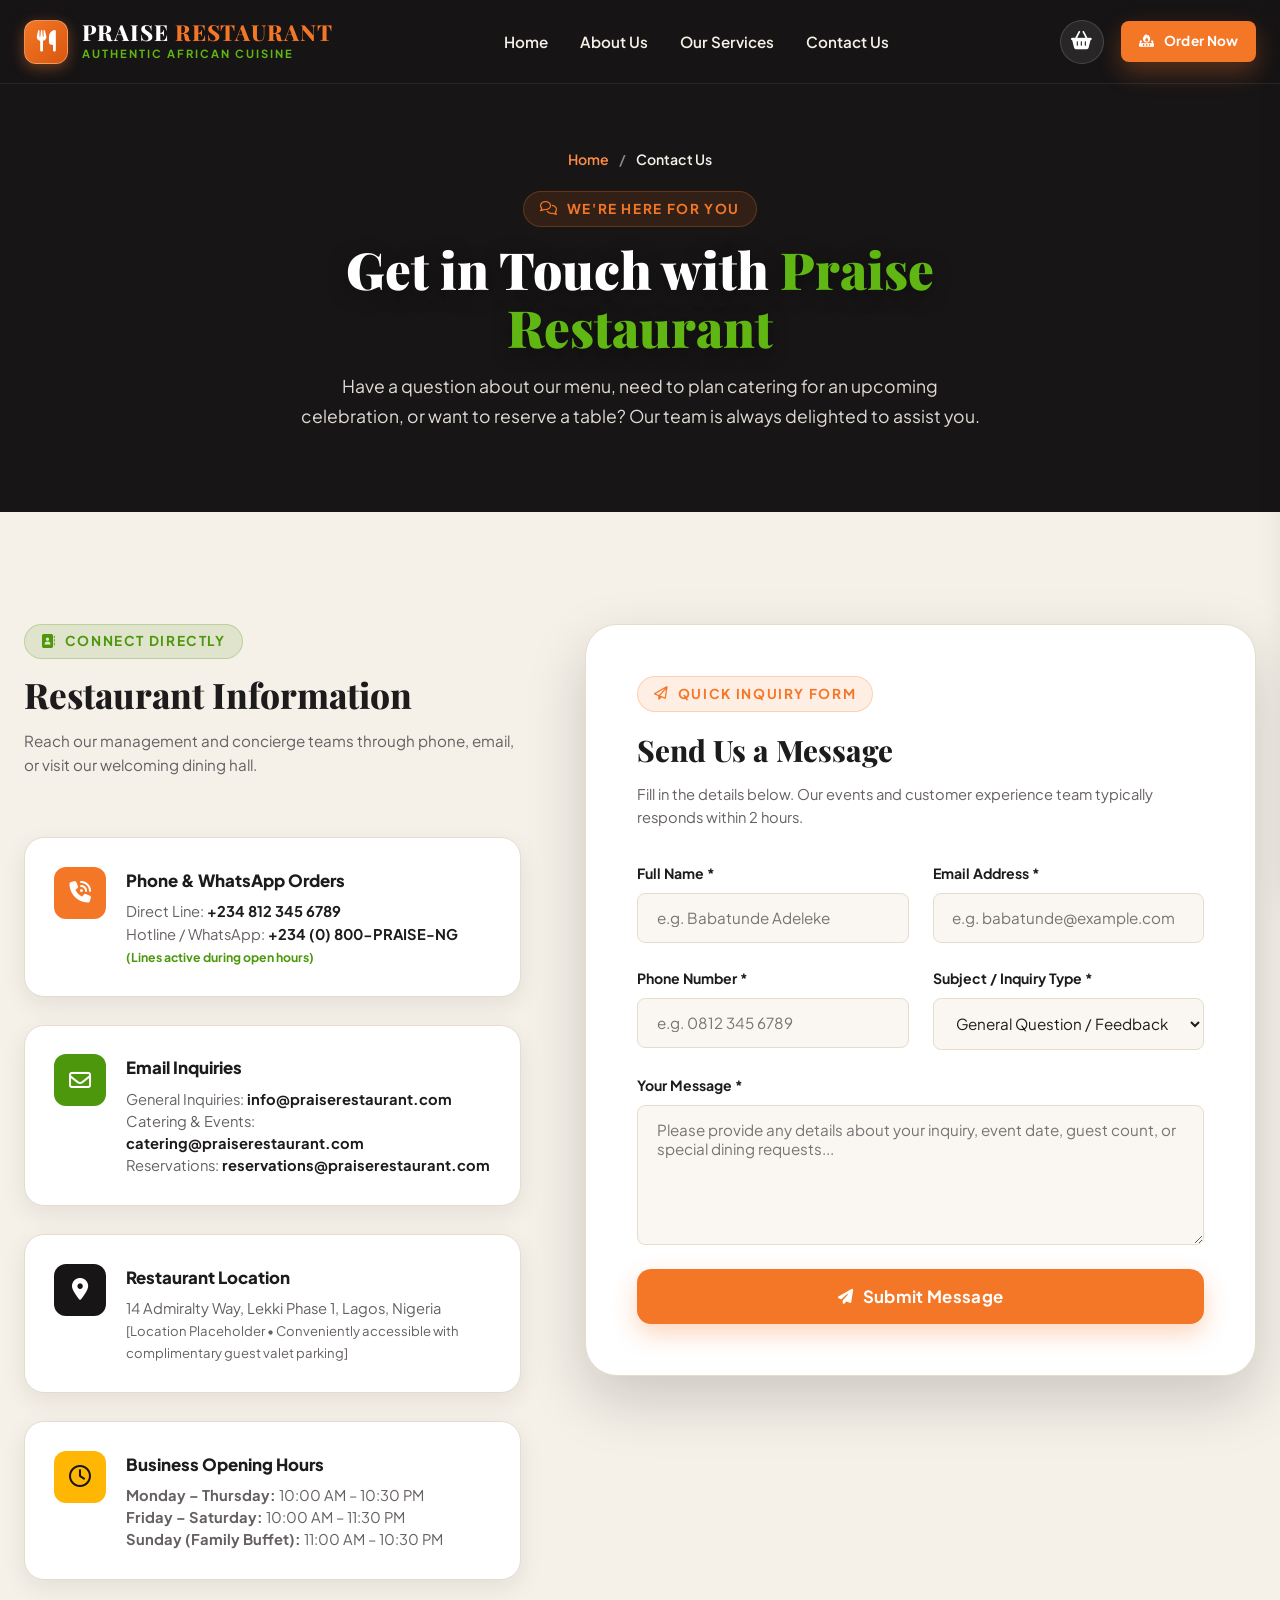
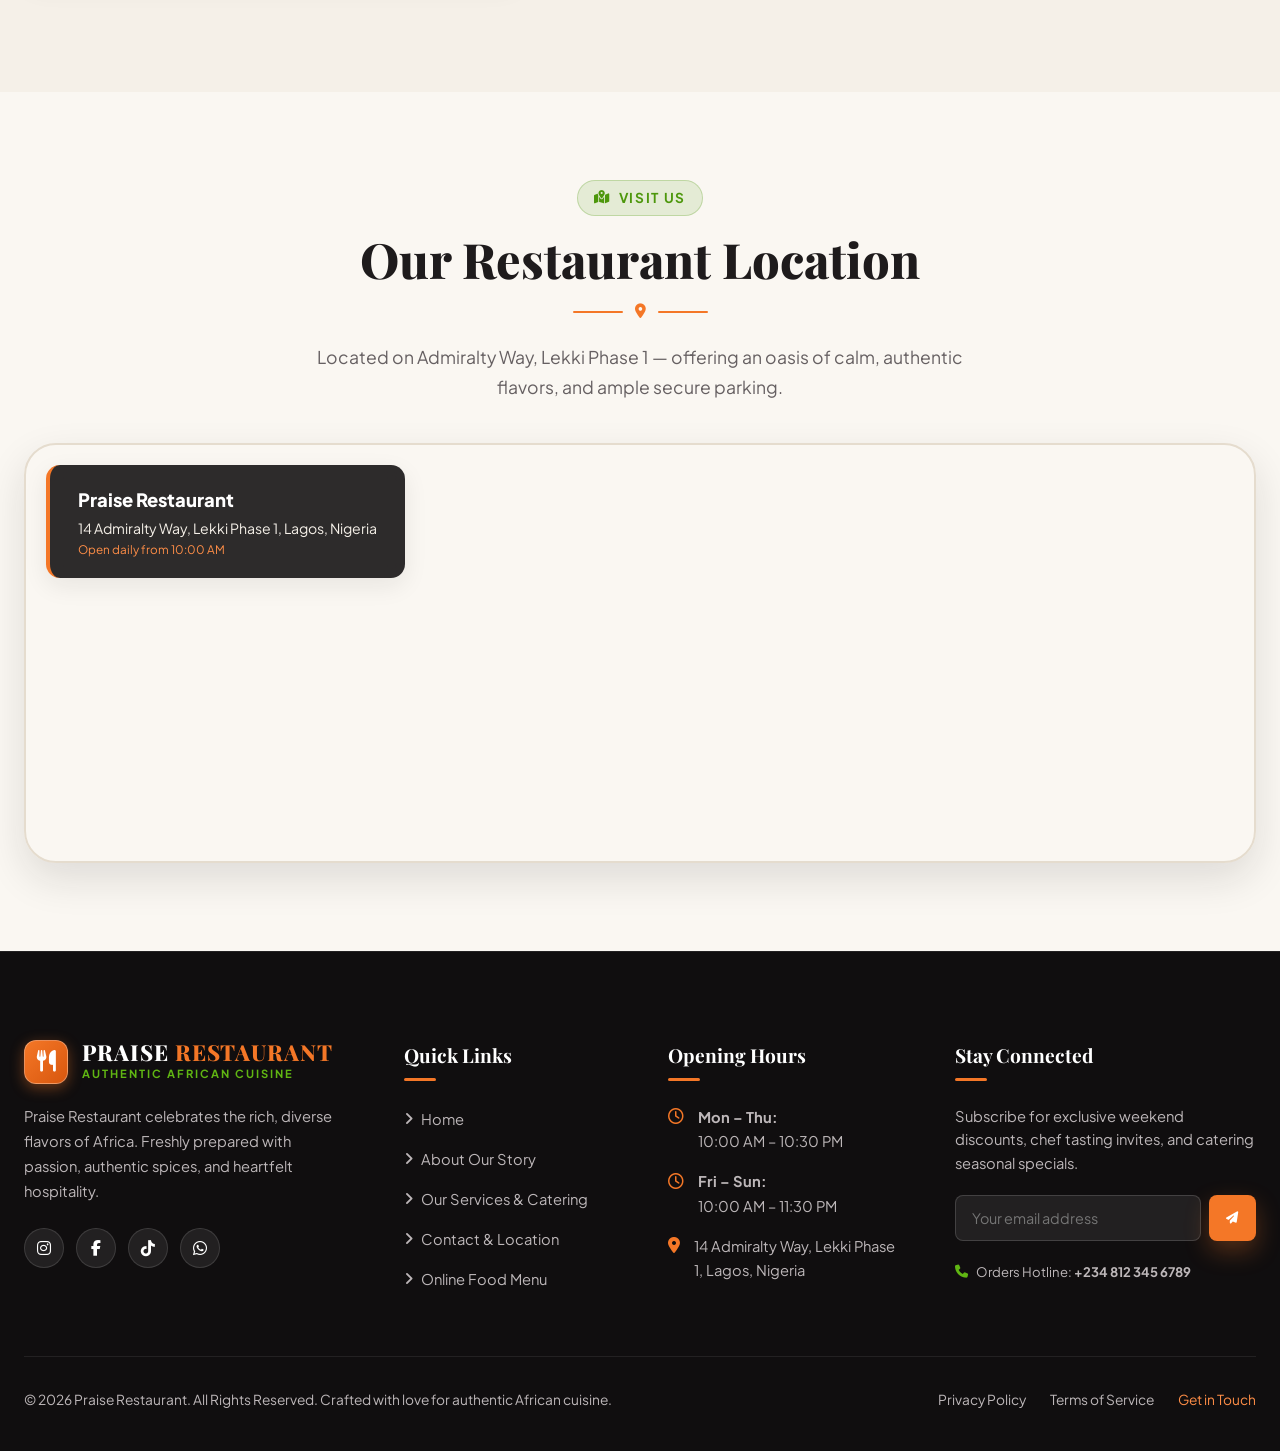
<file: contact.html>
<!DOCTYPE html>
<html lang="en">
<head>
  <meta charset="UTF-8">
  <meta name="viewport" content="width=device-width, initial-scale=1.0">
  <title>Contact Us | Praise Restaurant - Location, Reservations & Inquiries</title>
  <meta name="description" content="Get in touch with Praise Restaurant. Book table reservations, discuss event catering, or ask about our authentic African dishes and delivery services.">

  <!-- Font Awesome 6 Icons -->
  <link rel="stylesheet" href="https://cdnjs.cloudflare.com/ajax/libs/font-awesome/6.5.1/css/all.min.css">
  
  <!-- Custom Stylesheet -->
  <link rel="stylesheet" href="css/style.css">
</head>
<body class="bg-cream-light">

  <!-- ==========================================================================
       STICKY HEADER & NAVIGATION
       ========================================================================== -->
  <header class="site-header">
    <div class="container header-container">
      <a href="index.html" class="brand-logo" aria-label="Praise Restaurant Home">
        <div class="brand-crest">
          <i class="fa-solid fa-utensils"></i>
        </div>
        <div class="brand-text">
          <span class="brand-name">PRAISE <span>RESTAURANT</span></span>
          <span class="brand-tagline">Authentic African Cuisine</span>
        </div>
      </a>

      <nav class="nav-links" aria-label="Main Navigation">
        <a href="index.html" class="nav-link">Home</a>
        <a href="about.html" class="nav-link">About Us</a>
        <a href="services.html" class="nav-link">Our Services</a>
        <a href="contact.html" class="nav-link active">Contact Us</a>
      </nav>

      <div class="header-actions">
        <button class="cart-toggle-btn" aria-label="View Shopping Cart" title="View Order">
          <i class="fa-solid fa-basket-shopping"></i>
          <span class="cart-badge-count">0</span>
        </button>

        <a href="index.html#popular-dishes" class="btn btn-primary-orange btn-sm">
          <i class="fa-solid fa-fire-burner"></i> Order Now
        </a>

        <button class="hamburger-btn" id="hamburgerBtn" aria-label="Open Mobile Menu">
          <i class="fa-solid fa-bars-staggered"></i>
        </button>
      </div>
    </div>
  </header>

  <!-- Mobile Nav Drawer -->
  <div class="drawer-backdrop" id="mobileNavBackdrop"></div>
  <aside class="mobile-nav-drawer" id="mobileNavDrawer" aria-label="Mobile Navigation">
    <div class="mobile-nav-header">
      <div class="brand-text">
        <span class="brand-name" style="font-size: 1.2rem;">PRAISE <span>RESTAURANT</span></span>
        <span class="brand-tagline">Authentic African Cuisine</span>
      </div>
      <button class="mobile-close-btn" id="mobileNavCloseBtn" aria-label="Close Mobile Menu">
        <i class="fa-solid fa-xmark"></i>
      </button>
    </div>

    <nav class="mobile-nav-links">
      <a href="index.html" class="mobile-nav-link">
        <span>Home</span> <i class="fa-solid fa-chevron-right"></i>
      </a>
      <a href="about.html" class="mobile-nav-link">
        <span>About Us</span> <i class="fa-solid fa-chevron-right"></i>
      </a>
      <a href="services.html" class="mobile-nav-link">
        <span>Our Services</span> <i class="fa-solid fa-chevron-right"></i>
      </a>
      <a href="contact.html" class="mobile-nav-link active">
        <span>Contact Us</span> <i class="fa-solid fa-chevron-right"></i>
      </a>
    </nav>

    <div style="margin-top: auto; display: flex; flex-direction: column; gap: 0.85rem;">
      <button class="btn btn-primary-orange open-reservation-trigger" style="width: 100%;">
        <i class="fa-regular fa-calendar-days"></i> Book Table
      </button>
      <a href="index.html#popular-dishes" class="btn btn-primary-green" style="width: 100%;">
        <i class="fa-solid fa-bowl-food"></i> Explore Menu
      </a>
    </div>
  </aside>

  <!-- ==========================================================================
       PAGE HERO BANNER
       ========================================================================== -->
  <section class="page-hero">
    <div class="page-hero-bg" style="background-image: url('https://images.unsplash.com/photo-1517248135467-4c7edcad34c4?auto=format&fit=crop&w=1920&q=80');"></div>
    <div class="container page-hero-content">
      <nav class="breadcrumb-nav" aria-label="Breadcrumb">
        <a href="index.html">Home</a>
        <span>/</span>
        <span style="color: var(--warm-cream);">Contact Us</span>
      </nav>
      <span class="section-tag tag-orange">
        <i class="fa-regular fa-comments"></i> We're Here For You
      </span>
      <h1 class="rev-headline" style="font-size: clamp(2.4rem, 4vw, 3.8rem); margin-bottom: 1rem; opacity: 1; transform: none;">
        Get in Touch with <span>Praise Restaurant</span>
      </h1>
      <p class="section-subtitle" style="color: rgba(245, 240, 232, 0.9); margin-left: auto; margin-right: auto;">
        Have a question about our menu, need to plan catering for an upcoming celebration, or want to reserve a table? Our team is always delighted to assist you.
      </p>
    </div>
  </section>

  <!-- ==========================================================================
       CONTACT INFORMATION & FORM SECTION
       ========================================================================== -->
  <section class="section-py-lg bg-cream">
    <div class="container">
      <div class="contact-layout-grid">
        
        <!-- Left Column: Contact Cards -->
        <div class="contact-info-panel">
          <div>
            <span class="section-tag tag-green">
              <i class="fa-solid fa-address-book"></i> Connect Directly
            </span>
            <h2 class="section-title" style="font-size: 2.2rem; margin-bottom: 0.8rem;">
              Restaurant Information
            </h2>
            <p style="font-size: 0.95rem; color: var(--text-muted); line-height: 1.6; margin-bottom: 2rem;">
              Reach our management and concierge teams through phone, email, or visit our welcoming dining hall.
            </p>
          </div>

          <!-- Phone Card -->
          <div class="contact-info-card">
            <div class="contact-icon-box" style="background-color: var(--food-orange);">
              <i class="fa-solid fa-phone-volume"></i>
            </div>
            <div>
              <h3 class="contact-card-title">Phone & WhatsApp Orders</h3>
              <p class="contact-card-text">
                Direct Line: <strong style="color: var(--text-dark);">+234 812 345 6789</strong><br>
                Hotline / WhatsApp: <strong style="color: var(--text-dark);">+234 (0) 800-PRAISE-NG</strong><br>
                <small style="color: var(--primary-green); font-weight: 700;">(Lines active during open hours)</small>
              </p>
            </div>
          </div>

          <!-- Email Card -->
          <div class="contact-info-card">
            <div class="contact-icon-box" style="background-color: var(--primary-green);">
              <i class="fa-regular fa-envelope"></i>
            </div>
            <div>
              <h3 class="contact-card-title">Email Inquiries</h3>
              <p class="contact-card-text">
                General Inquiries: <strong style="color: var(--text-dark);">info@praiserestaurant.com</strong><br>
                Catering & Events: <strong style="color: var(--text-dark);">catering@praiserestaurant.com</strong><br>
                Reservations: <strong style="color: var(--text-dark);">reservations@praiserestaurant.com</strong>
              </p>
            </div>
          </div>

          <!-- Address Card -->
          <div class="contact-info-card">
            <div class="contact-icon-box" style="background-color: var(--dark-charcoal);">
              <i class="fa-solid fa-location-dot"></i>
            </div>
            <div>
              <h3 class="contact-card-title">Restaurant Location</h3>
              <p class="contact-card-text">
                14 Admiralty Way, Lekki Phase 1, Lagos, Nigeria<br>
                <span style="font-size: 0.82rem; color: var(--text-muted);">
                  [Location Placeholder &bull; Conveniently accessible with complimentary guest valet parking]
                </span>
              </p>
            </div>
          </div>

          <!-- Opening Hours Card -->
          <div class="contact-info-card">
            <div class="contact-icon-box" style="background-color: #ffb703; color: var(--dark-charcoal);">
              <i class="fa-regular fa-clock"></i>
            </div>
            <div>
              <h3 class="contact-card-title">Business Opening Hours</h3>
              <p class="contact-card-text">
                <strong>Monday – Thursday:</strong> 10:00 AM – 10:30 PM<br>
                <strong>Friday – Saturday:</strong> 10:00 AM – 11:30 PM<br>
                <strong>Sunday (Family Buffet):</strong> 11:00 AM – 10:30 PM
              </p>
            </div>
          </div>
        </div>

        <!-- Right Column: Interactive Contact Form -->
        <div class="contact-form-wrapper">
          <span class="section-tag tag-orange">
            <i class="fa-regular fa-paper-plane"></i> Quick Inquiry Form
          </span>
          <h3 style="font-family: var(--font-display); font-size: 1.85rem; font-weight: 800; color: var(--text-dark); margin-bottom: 0.5rem;">
            Send Us a Message
          </h3>
          <p style="font-size: 0.92rem; color: var(--text-muted); margin-bottom: 2rem; line-height: 1.6;">
            Fill in the details below. Our events and customer experience team typically responds within 2 hours.
          </p>

          <form id="contactForm" novalidate>
            <div class="form-group-row">
              <div class="form-group">
                <label class="form-label" for="contactFullName">Full Name *</label>
                <input type="text" id="contactFullName" name="fullName" class="form-control" placeholder="e.g. Babatunde Adeleke" required>
                <span class="form-error-msg">Please enter your full name (minimum 3 characters).</span>
              </div>
              <div class="form-group">
                <label class="form-label" for="contactEmail">Email Address *</label>
                <input type="email" id="contactEmail" name="email" class="form-control" placeholder="e.g. babatunde@example.com" required>
                <span class="form-error-msg">Please enter a valid email address.</span>
              </div>
            </div>

            <div class="form-group-row">
              <div class="form-group">
                <label class="form-label" for="contactPhone">Phone Number *</label>
                <input type="tel" id="contactPhone" name="phone" class="form-control" placeholder="e.g. 0812 345 6789" required>
                <span class="form-error-msg">Please enter a valid phone number.</span>
              </div>
              <div class="form-group">
                <label class="form-label" for="contactSubject">Subject / Inquiry Type *</label>
                <select id="contactSubject" name="subject" class="form-control" required>
                  <option value="General Inquiry">General Question / Feedback</option>
                  <option value="Event Catering Quote">Event Catering & Banquets Quote</option>
                  <option value="Table Reservation">Table Reservation Assistance</option>
                  <option value="Corporate Partnership">Corporate Partnership & Bulk Orders</option>
                </select>
              </div>
            </div>

            <div class="form-group">
              <label class="form-label" for="contactMessage">Your Message *</label>
              <textarea id="contactMessage" name="message" class="form-control" placeholder="Please provide any details about your inquiry, event date, guest count, or special dining requests..." required></textarea>
              <span class="form-error-msg">Please provide your message (minimum 10 characters).</span>
            </div>

            <button type="submit" class="btn btn-primary-orange btn-lg" style="width: 100%;">
              <i class="fa-solid fa-paper-plane"></i> Submit Message
            </button>
          </form>
        </div>

      </div>
    </div>
  </section>

  <!-- ==========================================================================
       MAP & LOCATION PLACEHOLDER SECTION
       ========================================================================== -->
  <section class="section-py bg-cream-light">
    <div class="container">
      <div class="title-center">
        <span class="section-tag tag-green">
          <i class="fa-solid fa-map-location-dot"></i> Visit Us
        </span>
        <h2 class="section-title">Our Restaurant Location</h2>
        <div class="divider-flourish">
          <span></span><i class="fa-solid fa-location-dot"></i><span></span>
        </div>
        <p class="section-subtitle">
          Located on Admiralty Way, Lekki Phase 1 — offering an oasis of calm, authentic flavors, and ample secure parking.
        </p>
      </div>

      <div class="map-container" style="margin-top: 2.5rem;">
        <div class="map-placeholder-overlay">
          <div style="font-weight: 800; font-size: 1.15rem; color: var(--pure-white); margin-bottom: 0.25rem;">
            Praise Restaurant
          </div>
          <div style="font-size: 0.88rem; color: var(--warm-cream); line-height: 1.4;">
            14 Admiralty Way, Lekki Phase 1, Lagos, Nigeria<br>
            <small style="color: var(--food-orange-light);">Open daily from 10:00 AM</small>
          </div>
        </div>

        <!-- Embedded Map Frame (Leaflet/OSM map of Lekki Phase 1, Lagos) -->
        <iframe 
          title="Praise Restaurant Location Map"
          width="100%" 
          height="100%" 
          style="border:0;" 
          loading="lazy" 
          allowfullscreen 
          src="https://www.openstreetmap.org/export/embed.html?bbox=3.4600%2C6.4400%2C3.4850%2C6.4600&amp;layer=mapnik&amp;marker=6.4500%2C3.4720">
        </iframe>
      </div>
    </div>
  </section>

  <!-- ==========================================================================
       MESSAGE SUBMIT SUCCESS MODAL
       ========================================================================== -->
  <div class="modal-overlay" id="messageSuccessModal">
    <div class="modal-dialog">
      <div class="modal-header">
        <h3 class="modal-title">Message Received!</h3>
        <button class="modal-close-btn" onclick="closeModal('messageSuccessModal')"><i class="fa-solid fa-xmark"></i></button>
      </div>
      <div class="modal-body" style="text-align: center; padding: 2.5rem 1.5rem;">
        <div style="width: 72px; height: 72px; border-radius: 50%; background: var(--primary-green-soft); color: var(--primary-green); font-size: 2.2rem; display: flex; align-items: center; justify-content: center; margin: 0 auto 1.25rem auto;">
          <i class="fa-solid fa-envelope-circle-check"></i>
        </div>
        <h3 style="font-family: var(--font-display); font-size: 1.7rem; font-weight: 800; color: var(--text-dark); margin-bottom: 0.5rem;">Thank You for Contacting Us</h3>
        <p style="font-size: 0.95rem; color: var(--text-muted); max-width: 440px; margin: 0 auto 1.75rem auto;">
          Your message has been successfully transmitted to the Praise Restaurant guest relations team. A representative will contact you via email or phone shortly.
        </p>
        <button class="btn btn-primary-orange btn-lg" onclick="closeModal('messageSuccessModal')">
          Return to Browsing
        </button>
      </div>
    </div>
  </div>

  <!-- ==========================================================================
       FOOTER
       ========================================================================== -->
  <footer class="site-footer">
    <div class="container">
      <div class="footer-top-grid">
        <div>
          <a href="index.html" class="brand-logo" style="margin-bottom: 1rem;">
            <div class="brand-crest">
              <i class="fa-solid fa-utensils"></i>
            </div>
            <div class="brand-text">
              <span class="brand-name">PRAISE <span>RESTAURANT</span></span>
              <span class="brand-tagline">Authentic African Cuisine</span>
            </div>
          </a>
          <p class="footer-brand-desc">
            Praise Restaurant celebrates the rich, diverse flavors of Africa. Freshly prepared with passion, authentic spices, and heartfelt hospitality.
          </p>
          <div class="footer-social-links">
            <a href="https://instagram.com" target="_blank" rel="noopener noreferrer" class="social-link-btn" aria-label="Instagram">
              <i class="fa-brands fa-instagram"></i>
            </a>
            <a href="https://facebook.com" target="_blank" rel="noopener noreferrer" class="social-link-btn" aria-label="Facebook">
              <i class="fa-brands fa-facebook-f"></i>
            </a>
            <a href="https://tiktok.com" target="_blank" rel="noopener noreferrer" class="social-link-btn" aria-label="TikTok">
              <i class="fa-brands fa-tiktok"></i>
            </a>
            <a href="https://wa.me/2348123456789" target="_blank" rel="noopener noreferrer" class="social-link-btn" aria-label="WhatsApp">
              <i class="fa-brands fa-whatsapp"></i>
            </a>
          </div>
        </div>

        <div>
          <h4 class="footer-col-title">Quick Links</h4>
          <ul class="footer-link-list">
            <li class="footer-link-item"><a href="index.html"><i class="fa-solid fa-angle-right"></i> Home</a></li>
            <li class="footer-link-item"><a href="about.html"><i class="fa-solid fa-angle-right"></i> About Our Story</a></li>
            <li class="footer-link-item"><a href="services.html"><i class="fa-solid fa-angle-right"></i> Our Services & Catering</a></li>
            <li class="footer-link-item"><a href="contact.html"><i class="fa-solid fa-angle-right"></i> Contact & Location</a></li>
            <li class="footer-link-item"><a href="index.html#popular-dishes"><i class="fa-solid fa-angle-right"></i> Online Food Menu</a></li>
          </ul>
        </div>

        <div>
          <h4 class="footer-col-title">Opening Hours</h4>
          <ul class="footer-contact-list">
            <li class="footer-contact-item">
              <i class="fa-regular fa-clock"></i>
              <div>
                <strong>Mon – Thu:</strong><br>
                10:00 AM – 10:30 PM
              </div>
            </li>
            <li class="footer-contact-item">
              <i class="fa-regular fa-clock"></i>
              <div>
                <strong>Fri – Sun:</strong><br>
                10:00 AM – 11:30 PM
              </div>
            </li>
            <li class="footer-contact-item">
              <i class="fa-solid fa-location-dot"></i>
              <div>
                14 Admiralty Way, Lekki Phase 1, Lagos, Nigeria
              </div>
            </li>
          </ul>
        </div>

        <div>
          <h4 class="footer-col-title">Stay Connected</h4>
          <p class="newsletter-desc">
            Subscribe for exclusive weekend discounts, chef tasting invites, and catering seasonal specials.
          </p>
          <form class="newsletter-form-inline">
            <input type="email" class="newsletter-input" placeholder="Your email address" required aria-label="Email Address">
            <button type="submit" class="btn btn-primary-orange btn-sm" aria-label="Subscribe">
              <i class="fa-solid fa-paper-plane"></i>
            </button>
          </form>
          <div style="margin-top: 1.25rem; font-size: 0.82rem; color: var(--text-light-muted); display: flex; align-items: center; gap: 0.5rem;">
            <i class="fa-solid fa-phone" style="color: var(--primary-green-light);"></i>
            <span>Orders Hotline: <strong>+234 812 345 6789</strong></span>
          </div>
        </div>
      </div>

      <div class="footer-bottom-bar">
        <div>
          &copy; 2026 Praise Restaurant. All Rights Reserved. Crafted with love for authentic African cuisine.
        </div>
        <div style="display: flex; gap: 1.5rem;">
          <a href="#" style="color: var(--text-light-muted);">Privacy Policy</a>
          <a href="#" style="color: var(--text-light-muted);">Terms of Service</a>
          <a href="contact.html" style="color: var(--food-orange-light);">Get in Touch</a>
        </div>
      </div>
    </div>
  </footer>

  <!-- Slide-Over Shopping Cart Drawer -->
  <div class="drawer-backdrop" id="cartBackdrop"></div>
  <aside class="cart-drawer" id="cartDrawer" aria-label="Shopping Cart">
    <div class="cart-header">
      <div class="cart-header-title">
        <i class="fa-solid fa-bag-shopping" style="color: var(--food-orange);"></i>
        <span>Your Food Order</span>
      </div>
      <button class="cart-close-btn" id="cartCloseBtn" aria-label="Close Order Drawer">
        <i class="fa-solid fa-xmark"></i>
      </button>
    </div>
    <div class="cart-items-list" id="cartItemsList"></div>
    <div class="cart-footer">
      <div class="cart-summary-row"><span>Subtotal</span><span id="cartSubtotal">₦0</span></div>
      <div class="cart-summary-row"><span>Delivery Fee</span><span id="cartDeliveryFee">₦0</span></div>
      <div class="cart-summary-row"><span>Estimated VAT (7.5%)</span><span id="cartVat">₦0</span></div>
      <div class="cart-summary-total"><span>Total Due</span><span id="cartGrandTotal" style="color: var(--food-orange);">₦0</span></div>
      <button class="btn btn-primary-orange btn-lg cart-checkout-btn" id="proceedCheckoutBtn">
        <i class="fa-solid fa-credit-card"></i> Proceed to Checkout
      </button>
    </div>
  </aside>

  <!-- Checkout Modal -->
  <div class="modal-overlay" id="checkoutModal">
    <div class="modal-dialog">
      <div class="modal-header">
        <h3 class="modal-title">Complete Your Food Order</h3>
        <button class="modal-close-btn" onclick="closeModal('checkoutModal')"><i class="fa-solid fa-xmark"></i></button>
      </div>
      <div class="modal-body">
        <div id="checkoutOrderSummary"></div>
        <form id="checkoutForm" onsubmit="handleCheckoutSubmit(event)">
          <div class="form-group-row">
            <div class="form-group">
              <label class="form-label" for="cntCustName">Full Name *</label>
              <input type="text" id="cntCustName" name="customerName" class="form-control" placeholder="e.g. Tunde Williams" required>
            </div>
            <div class="form-group">
              <label class="form-label" for="cntCustPhone">Phone Number *</label>
              <input type="tel" id="cntCustPhone" name="customerPhone" class="form-control" placeholder="e.g. 0812 345 6789" required>
            </div>
          </div>
          <div class="form-group">
            <label class="form-label" for="cntOrderType">Order Type *</label>
            <select id="cntOrderType" name="orderType" class="form-control">
              <option value="delivery">Express Delivery to Doorstep</option>
              <option value="pickup">Takeaway Pickup at Praise Restaurant</option>
            </select>
          </div>
          <div class="form-group">
            <label class="form-label" for="cntCustAddress">Delivery Address / Notes</label>
            <textarea id="cntCustAddress" name="customerAddress" class="form-control" placeholder="Street name, estate, apartment/house number..." style="min-height: 80px;"></textarea>
          </div>
          <div class="form-group">
            <label class="form-label" for="cntPayMethod">Payment Method *</label>
            <select id="cntPayMethod" name="paymentMethod" class="form-control">
              <option value="Online Card / Transfer (Paystack / Flutterwave)">Pay Online with Debit Card / USSD</option>
              <option value="Direct Bank Transfer to Praise Restaurant GTBank">Direct Bank Transfer to Praise GTBank</option>
              <option value="Cash / POS on Delivery or Pickup">Pay on Delivery / Pickup (POS / Cash)</option>
            </select>
          </div>
          <button type="submit" class="btn btn-primary-orange btn-lg" style="width: 100%; margin-top: 1rem;">
            <i class="fa-solid fa-check-circle"></i> Confirm & Place Order
          </button>
        </form>
      </div>
    </div>
  </div>

  <!-- Table Reservation Modal -->
  <div class="modal-overlay" id="reservationModal">
    <div class="modal-dialog">
      <div class="modal-header">
        <h3 class="modal-title">Reserve a Table at Praise Restaurant</h3>
        <button class="modal-close-btn" onclick="closeModal('reservationModal')"><i class="fa-solid fa-xmark"></i></button>
      </div>
      <div class="modal-body">
        <form onsubmit="handleReservationSubmit(event)">
          <div class="form-group-row">
            <div class="form-group">
              <label class="form-label" for="cntResName">Full Name *</label>
              <input type="text" id="cntResName" name="guestName" class="form-control" placeholder="e.g. Chioma Eze" required>
            </div>
            <div class="form-group">
              <label class="form-label" for="cntResPhone">Phone Number *</label>
              <input type="tel" id="cntResPhone" name="guestPhone" class="form-control" placeholder="e.g. 0803 123 4567" required>
            </div>
          </div>
          <div class="form-group-row">
            <div class="form-group">
              <label class="form-label" for="cntResDate">Date *</label>
              <input type="date" id="cntResDate" name="resDate" class="form-control" required>
            </div>
            <div class="form-group">
              <label class="form-label" for="cntResTime">Time *</label>
              <select id="cntResTime" name="resTime" class="form-control" required>
                <option value="12:30 PM">12:30 PM (Lunch)</option>
                <option value="1:30 PM">1:30 PM (Lunch)</option>
                <option value="6:00 PM">6:00 PM (Dinner)</option>
                <option value="7:30 PM" selected>7:30 PM (Prime Dinner)</option>
                <option value="9:00 PM">9:00 PM (Late Dinner)</option>
              </select>
            </div>
          </div>
          <div class="form-group-row">
            <div class="form-group">
              <label class="form-label" for="cntGuestCount">Guests *</label>
              <select id="cntGuestCount" name="guestCount" class="form-control">
                <option value="2" selected>2 Guests</option>
                <option value="4">4 Guests</option>
                <option value="6">6 Guests</option>
                <option value="8">8 Guests</option>
                <option value="12">12 Guests</option>
              </select>
            </div>
            <div class="form-group">
              <label class="form-label" for="cntSeatingArea">Area</label>
              <select id="cntSeatingArea" name="seatingArea" class="form-control">
                <option value="Main Dining Hall">Main Dining Hall</option>
                <option value="VIP Private Lounge">VIP Private Lounge</option>
                <option value="Outdoor Terrace Garden">Outdoor Terrace Garden</option>
              </select>
            </div>
          </div>
          <button type="submit" class="btn btn-primary-green btn-lg" style="width: 100%; margin-top: 1rem;">
            <i class="fa-solid fa-calendar-check"></i> Confirm Reservation
          </button>
        </form>
      </div>
    </div>
  </div>

  <!-- Menu Poster Modal -->
  <div class="modal-overlay" id="menuPosterModal">
    <div class="modal-dialog" style="max-width: 620px;">
      <div class="modal-header">
        <h3 class="modal-title">Official Restaurant Menu Card</h3>
        <button class="modal-close-btn" onclick="closeModal('menuPosterModal')">
          <i class="fa-solid fa-xmark"></i>
        </button>
      </div>
      <div class="modal-body" style="padding: 1.25rem; text-align: center; background-color: var(--dark-charcoal);">
        <img src="images/menu-poster.jpg" alt="Praise Restaurant Menu Card" style="max-height: 68vh; margin: 0 auto; border-radius: var(--border-radius-md); box-shadow: var(--shadow-xl); border: 2px solid rgba(255,255,255,0.15);">
        <div style="margin-top: 1.25rem; display: flex; justify-content: center; gap: 1rem; flex-wrap: wrap;">
          <a href="images/menu-poster.jpg" target="_blank" class="btn btn-primary-orange btn-sm">
            <i class="fa-solid fa-arrow-up-right-from-square"></i> Open Full High-Res Poster
          </a>
          <button class="btn btn-outline-white btn-sm" onclick="closeModal('menuPosterModal')">
            Close Viewer
          </button>
        </div>
      </div>
    </div>
  </div>

  <script src="js/menu-data.js"></script>
  <script src="js/main.js"></script>
</body>
</html>
</file>
<file: css/style.css>
/* ==========================================================================
   PRAISE RESTAURANT - MASTER STYLESHEET
   Brand Palette:
   - Primary Green: #4D970C
   - Dark Charcoal: #171516
   - Food Orange:   #F47727
   - Warm Cream:    #F5F0E8
   - Pure White:    #FFFFFF
   ========================================================================== */

@import url('https://fonts.googleapis.com/css2?family=Playfair+Display:ital,wght@0,400;0,600;0,700;0,800;0,900;1,400;1,600;1,700&family=Plus+Jakarta+Sans:wght@300;400;500;600;700;800&family=Alex+Brush&display=swap');

:root {
  /* Brand Core Colors */
  --primary-green: #4D970C;
  --primary-green-light: #60b613;
  --primary-green-dark: #376e08;
  --primary-green-soft: rgba(77, 151, 12, 0.12);
  --primary-green-glow: rgba(77, 151, 12, 0.35);

  --dark-charcoal: #171516;
  --dark-charcoal-pure: #100e0f;
  --charcoal-surface: #221f20;
  --charcoal-surface-light: #2c292a;
  --charcoal-border: rgba(255, 255, 255, 0.08);

  --food-orange: #F47727;
  --food-orange-hover: #d96213;
  --food-orange-light: #ff8e47;
  --food-orange-soft: rgba(244, 119, 39, 0.12);
  --food-orange-glow: rgba(244, 119, 39, 0.35);

  --warm-cream: #F5F0E8;
  --warm-cream-light: #FAF7F2;
  --warm-cream-alt: #EFE8DC;
  --warm-cream-border: #E5DCce;

  --pure-white: #FFFFFF;
  --text-dark: #1E1B1C;
  --text-muted: #666062;
  --text-light: #F5F0E8;
  --text-light-muted: #BDB7B9;

  /* Typography */
  --font-display: 'Playfair Display', Georgia, serif;
  --font-body: 'Plus Jakarta Sans', system-ui, -apple-system, sans-serif;
  --font-script: 'Alex Brush', cursive;

  /* Elevation Shadows */
  --shadow-sm: 0 2px 8px rgba(23, 21, 22, 0.04);
  --shadow-md: 0 8px 24px rgba(23, 21, 22, 0.08);
  --shadow-lg: 0 16px 40px rgba(23, 21, 22, 0.12);
  --shadow-xl: 0 24px 60px rgba(23, 21, 22, 0.18);
  --shadow-orange: 0 10px 25px rgba(244, 119, 39, 0.3);
  --shadow-green: 0 10px 25px rgba(77, 151, 12, 0.3);

  /* Layout */
  --header-height: 84px;
  --container-max-width: 1280px;
  --border-radius-sm: 8px;
  --border-radius-md: 14px;
  --border-radius-lg: 20px;
  --border-radius-xl: 32px;
  --transition-fast: 0.2s cubic-bezier(0.16, 1, 0.3, 1);
  --transition-smooth: 0.35s cubic-bezier(0.16, 1, 0.3, 1);
  --transition-slow: 0.6s cubic-bezier(0.16, 1, 0.3, 1);
}

/* Base Reset & Document Setup */
*, *::before, *::after {
  box-sizing: border-box;
  margin: 0;
  padding: 0;
}

html {
  scroll-behavior: smooth;
  font-size: 16px;
  -webkit-text-size-adjust: 100%;
}

body {
  font-family: var(--font-body);
  color: var(--text-dark);
  background-color: var(--warm-cream-light);
  line-height: 1.65;
  overflow-x: hidden;
  -webkit-font-smoothing: antialiased;
  -moz-osx-font-smoothing: grayscale;
}

img {
  max-width: 100%;
  height: auto;
  display: block;
}

a {
  color: inherit;
  text-decoration: none;
  transition: color var(--transition-fast);
}

button, input, select, textarea {
  font-family: inherit;
  font-size: inherit;
}

button {
  cursor: pointer;
  border: none;
  background: none;
  transition: all var(--transition-fast);
}

ul, ol {
  list-style: none;
}

/* Layout Utilities */
.container {
  width: 100%;
  max-width: var(--container-max-width);
  margin-left: auto;
  margin-right: auto;
  padding-left: 1.5rem;
  padding-right: 1.5rem;
}

.section-py {
  padding-top: 5.5rem;
  padding-bottom: 5.5rem;
}

.section-py-lg {
  padding-top: 7rem;
  padding-bottom: 7rem;
}

/* Background Color Variants */
.bg-cream {
  background-color: var(--warm-cream);
}
.bg-cream-light {
  background-color: var(--warm-cream-light);
}
.bg-green {
  background-color: var(--primary-green);
  color: var(--pure-white);
}
.bg-green-gradient {
  background: linear-gradient(135deg, var(--primary-green-dark) 0%, var(--primary-green) 60%, var(--primary-green-light) 100%);
  color: var(--pure-white);
}
.bg-charcoal {
  background-color: var(--dark-charcoal);
  color: var(--pure-white);
}
.bg-charcoal-gradient {
  background: radial-gradient(circle at top right, #2c2527 0%, var(--dark-charcoal) 70%, #100e0f 100%);
  color: var(--pure-white);
}
.bg-white {
  background-color: var(--pure-white);
}

/* Typography Helpers */
.font-display {
  font-family: var(--font-display);
}

.font-script {
  font-family: var(--font-script);
}

.section-tag {
  display: inline-flex;
  align-items: center;
  gap: 0.5rem;
  font-size: 0.85rem;
  font-weight: 700;
  text-transform: uppercase;
  letter-spacing: 0.12em;
  padding: 0.35rem 1rem;
  border-radius: 999px;
  margin-bottom: 0.9rem;
}

.section-tag.tag-orange {
  background-color: var(--food-orange-soft);
  color: var(--food-orange);
  border: 1px solid rgba(244, 119, 39, 0.25);
}

.section-tag.tag-green {
  background-color: var(--primary-green-soft);
  color: var(--primary-green);
  border: 1px solid rgba(77, 151, 12, 0.25);
}

.section-tag.tag-white {
  background-color: rgba(255, 255, 255, 0.15);
  color: var(--pure-white);
  border: 1px solid rgba(255, 255, 255, 0.3);
}

.section-title {
  font-family: var(--font-display);
  font-size: clamp(2rem, 3.8vw, 3.2rem);
  font-weight: 800;
  line-height: 1.2;
  margin-bottom: 1rem;
}

.section-subtitle {
  font-size: 1.1rem;
  max-width: 680px;
  color: var(--text-muted);
  line-height: 1.7;
}

.bg-charcoal .section-subtitle,
.bg-green .section-subtitle {
  color: rgba(255, 255, 255, 0.82);
}

.title-center {
  text-align: center;
}

.title-center .section-subtitle {
  margin-left: auto;
  margin-right: auto;
}

.divider-flourish {
  display: flex;
  align-items: center;
  justify-content: center;
  gap: 0.75rem;
  margin: 1rem auto 1.5rem auto;
}

.divider-flourish span {
  display: inline-block;
  height: 2px;
  width: 50px;
  background-color: var(--food-orange);
  border-radius: 2px;
}

.divider-flourish i {
  color: var(--food-orange);
  font-size: 0.9rem;
}

/* ==========================================================================
   BUTTONS & INTERACTIVE ELEMENTS
   ========================================================================== */
.btn {
  display: inline-flex;
  align-items: center;
  justify-content: center;
  gap: 0.6rem;
  padding: 0.85rem 1.85rem;
  font-size: 0.95rem;
  font-weight: 700;
  border-radius: var(--border-radius-md);
  text-align: center;
  transition: all var(--transition-smooth);
  position: relative;
  overflow: hidden;
  letter-spacing: 0.02em;
  white-space: nowrap;
}

.btn i {
  font-size: 0.9em;
  transition: transform var(--transition-fast);
}

.btn:hover i {
  transform: translateX(3px);
}

.btn-primary-orange {
  background-color: var(--food-orange);
  color: var(--pure-white);
  box-shadow: var(--shadow-orange);
}

.btn-primary-orange:hover {
  background-color: var(--food-orange-hover);
  color: var(--pure-white);
  transform: translateY(-2px);
  box-shadow: 0 14px 28px rgba(244, 119, 39, 0.4);
}

.btn-primary-green {
  background-color: var(--primary-green);
  color: var(--pure-white);
  box-shadow: var(--shadow-green);
}

.btn-primary-green:hover {
  background-color: var(--primary-green-dark);
  color: var(--pure-white);
  transform: translateY(-2px);
  box-shadow: 0 14px 28px rgba(77, 151, 12, 0.4);
}

.btn-outline-white {
  background-color: transparent;
  color: var(--pure-white);
  border: 2px solid var(--pure-white);
}

.btn-outline-white:hover {
  background-color: var(--pure-white);
  color: var(--dark-charcoal);
  transform: translateY(-2px);
}

.btn-outline-dark {
  background-color: transparent;
  color: var(--dark-charcoal);
  border: 2px solid var(--dark-charcoal);
}

.btn-outline-dark:hover {
  background-color: var(--dark-charcoal);
  color: var(--pure-white);
  transform: translateY(-2px);
}

.btn-outline-orange {
  background-color: transparent;
  color: var(--food-orange);
  border: 2px solid var(--food-orange);
}

.btn-outline-orange:hover {
  background-color: var(--food-orange);
  color: var(--pure-white);
  transform: translateY(-2px);
}

.btn-sm {
  padding: 0.55rem 1.1rem;
  font-size: 0.85rem;
  border-radius: var(--border-radius-sm);
}

.btn-lg {
  padding: 1.05rem 2.2rem;
  font-size: 1.05rem;
  border-radius: var(--border-radius-md);
}

/* ==========================================================================
   NAVIGATION BAR (STICKY & RESPONSIVE)
   ========================================================================== */
.site-header {
  position: fixed;
  top: 0;
  left: 0;
  width: 100%;
  height: var(--header-height);
  z-index: 1000;
  transition: all var(--transition-smooth);
  background: rgba(23, 21, 22, 0.94);
  backdrop-filter: blur(12px);
  -webkit-backdrop-filter: blur(12px);
  border-bottom: 1px solid rgba(255, 255, 255, 0.08);
}

.site-header.scrolled {
  height: 74px;
  background: rgba(23, 21, 22, 0.98);
  box-shadow: 0 10px 30px rgba(0, 0, 0, 0.25);
  border-bottom: 1px solid rgba(244, 119, 39, 0.2);
}

.header-container {
  display: flex;
  align-items: center;
  justify-content: space-between;
  height: 100%;
}

/* Brand Logo */
.brand-logo {
  display: flex;
  align-items: center;
  gap: 0.85rem;
  text-decoration: none;
}

.brand-crest {
  width: 44px;
  height: 44px;
  border-radius: 12px;
  background: linear-gradient(135deg, var(--food-orange) 0%, #d8570e 100%);
  display: flex;
  align-items: center;
  justify-content: center;
  color: var(--pure-white);
  font-size: 1.35rem;
  box-shadow: 0 4px 14px rgba(244, 119, 39, 0.4);
  border: 1px solid rgba(255, 255, 255, 0.3);
  transition: transform var(--transition-fast);
}

.brand-logo:hover .brand-crest {
  transform: rotate(-6deg) scale(1.05);
}

.brand-text {
  display: flex;
  flex-direction: column;
}

.brand-name {
  font-family: var(--font-display);
  font-size: 1.38rem;
  font-weight: 800;
  color: var(--pure-white);
  letter-spacing: 0.04em;
  line-height: 1.1;
}

.brand-name span {
  color: var(--food-orange);
}

.brand-tagline {
  font-size: 0.7rem;
  text-transform: uppercase;
  letter-spacing: 0.18em;
  color: var(--primary-green-light);
  font-weight: 700;
}

/* Desktop Nav Links */
.nav-links {
  display: flex;
  align-items: center;
  gap: 2rem;
}

.nav-link {
  font-size: 0.95rem;
  font-weight: 600;
  color: var(--warm-cream);
  position: relative;
  padding: 0.4rem 0;
  transition: color var(--transition-fast);
}

.nav-link::after {
  content: '';
  position: absolute;
  bottom: 0;
  left: 0;
  width: 0;
  height: 2.5px;
  background-color: var(--food-orange);
  transition: width var(--transition-smooth);
  border-radius: 2px;
}

.nav-link:hover,
.nav-link.active {
  color: var(--food-orange);
}

.nav-link:hover::after,
.nav-link.active::after {
  width: 100%;
}

/* Header Action Buttons */
.header-actions {
  display: flex;
  align-items: center;
  gap: 1.1rem;
}

.cart-toggle-btn {
  position: relative;
  width: 44px;
  height: 44px;
  border-radius: 50%;
  background-color: rgba(255, 255, 255, 0.08);
  border: 1px solid rgba(255, 255, 255, 0.15);
  color: var(--pure-white);
  display: flex;
  align-items: center;
  justify-content: center;
  font-size: 1.15rem;
  transition: all var(--transition-fast);
}

.cart-toggle-btn:hover {
  background-color: var(--primary-green);
  border-color: var(--primary-green);
  transform: translateY(-1px);
}

.cart-badge-count {
  position: absolute;
  top: -4px;
  right: -4px;
  background-color: var(--food-orange);
  color: var(--pure-white);
  font-size: 0.72rem;
  font-weight: 800;
  min-width: 20px;
  height: 20px;
  border-radius: 10px;
  display: flex;
  align-items: center;
  justify-content: center;
  padding: 0 4px;
  border: 2px solid var(--dark-charcoal);
  box-shadow: 0 2px 6px rgba(0, 0, 0, 0.3);
}

.hamburger-btn {
  display: none;
  width: 42px;
  height: 42px;
  border-radius: 8px;
  background-color: rgba(255, 255, 255, 0.08);
  border: 1px solid rgba(255, 255, 255, 0.15);
  color: var(--pure-white);
  font-size: 1.3rem;
  align-items: center;
  justify-content: center;
}

/* Mobile Navigation Drawer */
.mobile-nav-drawer {
  position: fixed;
  top: 0;
  right: -100%;
  width: 320px;
  max-width: 85%;
  height: 100vh;
  background-color: var(--dark-charcoal-pure);
  z-index: 1100;
  box-shadow: -10px 0 30px rgba(0, 0, 0, 0.5);
  transition: right 0.4s cubic-bezier(0.16, 1, 0.3, 1);
  display: flex;
  flex-direction: column;
  padding: 2rem 1.5rem;
  border-left: 1px solid rgba(255, 255, 255, 0.1);
}

.mobile-nav-drawer.open {
  right: 0;
}

.mobile-nav-header {
  display: flex;
  align-items: center;
  justify-content: space-between;
  margin-bottom: 2.5rem;
  padding-bottom: 1rem;
  border-bottom: 1px solid rgba(255, 255, 255, 0.1);
}

.mobile-close-btn {
  color: var(--text-light-muted);
  font-size: 1.4rem;
  width: 36px;
  height: 36px;
  display: flex;
  align-items: center;
  justify-content: center;
  border-radius: 50%;
  background: rgba(255, 255, 255, 0.08);
}

.mobile-nav-links {
  display: flex;
  flex-direction: column;
  gap: 1.25rem;
  margin-bottom: 2rem;
}

.mobile-nav-link {
  font-size: 1.15rem;
  font-weight: 600;
  color: var(--pure-white);
  display: flex;
  align-items: center;
  justify-content: space-between;
  padding: 0.5rem 0;
  border-bottom: 1px solid rgba(255, 255, 255, 0.05);
}

.mobile-nav-link.active,
.mobile-nav-link:hover {
  color: var(--food-orange);
}

.drawer-backdrop {
  position: fixed;
  inset: 0;
  background: rgba(0, 0, 0, 0.65);
  backdrop-filter: blur(4px);
  z-index: 1050;
  opacity: 0;
  pointer-events: none;
  transition: opacity 0.3s ease;
}

.drawer-backdrop.active {
  opacity: 1;
  pointer-events: auto;
}

/* ==========================================================================
   SLIDER REVOLUTION - HERO SECTION
   ========================================================================== */
.hero-slider-section {
  position: relative;
  width: 100%;
  height: 100vh;
  min-height: 720px;
  max-height: 980px;
  overflow: hidden;
  background-color: var(--dark-charcoal);
}

.rev-slider-viewport {
  position: relative;
  width: 100%;
  height: 100%;
}

.rev-slide {
  position: absolute;
  inset: 0;
  opacity: 0;
  visibility: hidden;
  transition: opacity 0.8s ease-in-out, visibility 0.8s ease-in-out;
  z-index: 1;
}

.rev-slide.active {
  opacity: 1;
  visibility: visible;
  z-index: 2;
}

/* Background image & Ken Burns zoom effect */
.rev-slide-bg {
  position: absolute;
  inset: 0;
  background-size: cover;
  background-position: center center;
  transform: scale(1.02);
  transition: transform 7s cubic-bezier(0.25, 1, 0.5, 1);
}

.rev-slide.active .rev-slide-bg {
  transform: scale(1.12);
}

/* Sophisticated Cinematic Overlay */
.rev-slide-overlay {
  position: absolute;
  inset: 0;
  background: linear-gradient(
    90deg,
    rgba(16, 14, 15, 0.92) 0%,
    rgba(23, 21, 22, 0.82) 42%,
    rgba(23, 21, 22, 0.55) 75%,
    rgba(16, 14, 15, 0.68) 100%
  );
  z-index: 1;
}

/* Slide Content Container */
.rev-slide-content {
  position: relative;
  z-index: 3;
  height: 100%;
  display: flex;
  align-items: center;
}

.rev-content-grid {
  display: grid;
  grid-template-columns: 1.15fr 0.85fr;
  align-items: center;
  gap: 3.5rem;
  width: 100%;
  padding-top: var(--header-height);
}

/* Animated Elements */
.rev-badge {
  display: inline-flex;
  align-items: center;
  gap: 0.6rem;
  padding: 0.45rem 1.1rem;
  border-radius: 999px;
  background: rgba(244, 119, 39, 0.18);
  border: 1px solid rgba(244, 119, 39, 0.5);
  color: var(--food-orange-light);
  font-size: 0.85rem;
  font-weight: 700;
  text-transform: uppercase;
  letter-spacing: 0.12em;
  margin-bottom: 1.25rem;
  transform: translateY(30px);
  opacity: 0;
  transition: all 0.6s cubic-bezier(0.16, 1, 0.3, 1) 0.2s;
}

.rev-headline {
  font-family: var(--font-display);
  font-size: clamp(2.4rem, 4.6vw, 4.2rem);
  font-weight: 900;
  color: var(--pure-white);
  line-height: 1.12;
  margin-bottom: 1.3rem;
  transform: translateY(40px);
  opacity: 0;
  transition: all 0.7s cubic-bezier(0.16, 1, 0.3, 1) 0.35s;
  text-shadow: 0 4px 20px rgba(0, 0, 0, 0.4);
}

.rev-headline span {
  color: var(--primary-green-light);
}

.rev-subheading {
  font-size: clamp(1.05rem, 1.35vw, 1.25rem);
  color: rgba(245, 240, 232, 0.88);
  line-height: 1.7;
  max-width: 600px;
  margin-bottom: 2.2rem;
  transform: translateY(40px);
  opacity: 0;
  transition: all 0.7s cubic-bezier(0.16, 1, 0.3, 1) 0.5s;
}

.rev-cta-group {
  display: flex;
  align-items: center;
  gap: 1.25rem;
  flex-wrap: wrap;
  transform: translateY(30px);
  opacity: 0;
  transition: all 0.7s cubic-bezier(0.16, 1, 0.3, 1) 0.65s;
}

/* Staggered Entrance triggers on active slide */
.rev-slide.active .rev-badge,
.rev-slide.active .rev-headline,
.rev-slide.active .rev-subheading,
.rev-slide.active .rev-cta-group {
  transform: translateY(0);
  opacity: 1;
}

/* Visual Plate Side in Hero */
.rev-visual-side {
  position: relative;
  display: flex;
  justify-content: center;
  align-items: center;
}

.rev-main-dish-wrapper {
  position: relative;
  width: 100%;
  max-width: 440px;
  aspect-ratio: 1;
  border-radius: 50%;
  padding: 14px;
  background: radial-gradient(circle, rgba(244, 119, 39, 0.25) 0%, rgba(77, 151, 12, 0.15) 50%, transparent 70%);
  border: 1px dashed rgba(255, 255, 255, 0.25);
  animation: slowPlateRotate 40s linear infinite;
}

@keyframes slowPlateRotate {
  from { transform: rotate(0deg); }
  to { transform: rotate(360deg); }
}

.rev-dish-img {
  width: 100%;
  height: 100%;
  border-radius: 50%;
  object-fit: cover;
  box-shadow: 0 25px 60px rgba(0, 0, 0, 0.6), 0 0 40px rgba(244, 119, 39, 0.2);
  border: 4px solid rgba(255, 255, 255, 0.85);
}

/* Floating Badges */
.floating-hero-badge {
  position: absolute;
  background: rgba(23, 21, 22, 0.88);
  backdrop-filter: blur(10px);
  -webkit-backdrop-filter: blur(10px);
  border: 1px solid rgba(255, 255, 255, 0.15);
  border-radius: var(--border-radius-md);
  padding: 0.85rem 1.25rem;
  display: flex;
  align-items: center;
  gap: 0.85rem;
  box-shadow: 0 15px 35px rgba(0, 0, 0, 0.4);
  z-index: 4;
  animation: floatUpDown 4s ease-in-out infinite alternate;
}

.floating-hero-badge.badge-top-left {
  top: 10%;
  left: -20px;
}

.floating-hero-badge.badge-bottom-right {
  bottom: 8%;
  right: -10px;
  animation-delay: -2s;
}

.badge-icon-box {
  width: 42px;
  height: 42px;
  border-radius: 10px;
  display: flex;
  align-items: center;
  justify-content: center;
  font-size: 1.15rem;
  color: var(--pure-white);
}

.badge-icon-orange {
  background-color: var(--food-orange);
}

.badge-icon-green {
  background-color: var(--primary-green);
}

.badge-info-title {
  font-size: 0.78rem;
  text-transform: uppercase;
  letter-spacing: 0.08em;
  color: var(--text-light-muted);
}

.badge-info-val {
  font-size: 1.05rem;
  font-weight: 800;
  color: var(--pure-white);
  line-height: 1.2;
}

@keyframes floatUpDown {
  0% { transform: translateY(0px); }
  100% { transform: translateY(-12px); }
}

/* Slider Controls & Indicators */
.rev-slider-controls {
  position: absolute;
  bottom: 2.2rem;
  left: 0;
  width: 100%;
  z-index: 10;
}

.rev-controls-inner {
  display: flex;
  align-items: center;
  justify-content: space-between;
}

.rev-slide-nav {
  display: flex;
  align-items: center;
  gap: 1.25rem;
}

.rev-nav-arrow {
  width: 48px;
  height: 48px;
  border-radius: 50%;
  background: rgba(255, 255, 255, 0.1);
  border: 1px solid rgba(255, 255, 255, 0.25);
  color: var(--pure-white);
  font-size: 1.1rem;
  display: flex;
  align-items: center;
  justify-content: center;
  transition: all var(--transition-fast);
}

.rev-nav-arrow:hover {
  background-color: var(--food-orange);
  border-color: var(--food-orange);
  transform: scale(1.08);
  box-shadow: 0 4px 15px rgba(244, 119, 39, 0.4);
}

.rev-dots-container {
  display: flex;
  align-items: center;
  gap: 0.75rem;
}

.rev-dot {
  display: flex;
  align-items: center;
  gap: 0.4rem;
  padding: 0.4rem 0.8rem;
  border-radius: 999px;
  background: rgba(255, 255, 255, 0.12);
  border: 1px solid transparent;
  color: rgba(255, 255, 255, 0.6);
  font-size: 0.8rem;
  font-weight: 700;
  transition: all var(--transition-smooth);
}

.rev-dot.active {
  background: rgba(244, 119, 39, 0.25);
  border-color: var(--food-orange);
  color: var(--food-orange);
}

/* Timeline progress bar */
.rev-progress-bar-container {
  position: absolute;
  bottom: 0;
  left: 0;
  width: 100%;
  height: 4px;
  background: rgba(255, 255, 255, 0.1);
  z-index: 10;
}

.rev-progress-bar {
  height: 100%;
  width: 0%;
  background: linear-gradient(90deg, var(--primary-green) 0%, var(--food-orange) 100%);
  transition: width 0.1s linear;
}

/* ==========================================================================
   WELCOME & STORY HIGHLIGHT SECTION
   ========================================================================== */
.welcome-grid {
  display: grid;
  grid-template-columns: 1fr 1fr;
  gap: 4.5rem;
  align-items: center;
}

.welcome-image-stack {
  position: relative;
}

.welcome-img-primary {
  width: 88%;
  height: 520px;
  object-fit: cover;
  border-radius: var(--border-radius-xl);
  box-shadow: var(--shadow-xl);
}

.welcome-img-secondary {
  position: absolute;
  bottom: -35px;
  right: 0;
  width: 55%;
  height: 320px;
  object-fit: cover;
  border-radius: var(--border-radius-lg);
  border: 6px solid var(--warm-cream-light);
  box-shadow: var(--shadow-xl);
}

.welcome-experience-pill {
  position: absolute;
  top: 30px;
  left: -20px;
  background: var(--dark-charcoal);
  color: var(--pure-white);
  padding: 1.1rem 1.6rem;
  border-radius: var(--border-radius-md);
  box-shadow: var(--shadow-lg);
  display: flex;
  align-items: center;
  gap: 1rem;
  border-left: 5px solid var(--primary-green);
}

.exp-years {
  font-family: var(--font-display);
  font-size: 2.3rem;
  font-weight: 800;
  color: var(--food-orange);
  line-height: 1;
}

.exp-label {
  font-size: 0.85rem;
  line-height: 1.3;
  font-weight: 600;
  color: var(--warm-cream);
}

.welcome-features {
  display: grid;
  grid-template-columns: 1fr 1fr;
  gap: 1.5rem;
  margin: 2rem 0 2.5rem 0;
}

.feature-pill-card {
  display: flex;
  align-items: flex-start;
  gap: 0.9rem;
  padding: 1.1rem;
  background-color: var(--pure-white);
  border-radius: var(--border-radius-md);
  border: 1px solid var(--warm-cream-border);
  box-shadow: var(--shadow-sm);
  transition: all var(--transition-fast);
}

.feature-pill-card:hover {
  transform: translateY(-3px);
  border-color: var(--primary-green);
  box-shadow: var(--shadow-md);
}

.feature-pill-icon {
  width: 40px;
  height: 40px;
  border-radius: 10px;
  background: var(--primary-green-soft);
  color: var(--primary-green);
  display: flex;
  align-items: center;
  justify-content: center;
  font-size: 1.1rem;
  flex-shrink: 0;
}

.feature-pill-title {
  font-weight: 700;
  font-size: 0.98rem;
  color: var(--text-dark);
  margin-bottom: 0.2rem;
}

.feature-pill-desc {
  font-size: 0.82rem;
  color: var(--text-muted);
  line-height: 1.4;
}

/* ==========================================================================
   POPULAR DISHES & MENU SECTION
   ========================================================================== */
.menu-filter-nav {
  display: flex;
  align-items: center;
  justify-content: center;
  flex-wrap: wrap;
  gap: 0.75rem;
  margin-bottom: 3rem;
}

.filter-tab-btn {
  padding: 0.65rem 1.4rem;
  border-radius: 999px;
  font-size: 0.92rem;
  font-weight: 700;
  color: var(--text-dark);
  background-color: var(--pure-white);
  border: 1px solid var(--warm-cream-border);
  box-shadow: var(--shadow-sm);
  transition: all var(--transition-fast);
  display: inline-flex;
  align-items: center;
  gap: 0.5rem;
}

.filter-tab-btn:hover {
  border-color: var(--food-orange);
  color: var(--food-orange);
}

.filter-tab-btn.active {
  background-color: var(--food-orange);
  border-color: var(--food-orange);
  color: var(--pure-white);
  box-shadow: var(--shadow-orange);
}

.dishes-grid {
  display: grid;
  grid-template-columns: repeat(auto-fill, minmax(320px, 1fr));
  gap: 2rem;
}

/* Dish Card Component */
.dish-card {
  background-color: var(--pure-white);
  border-radius: var(--border-radius-lg);
  overflow: hidden;
  box-shadow: var(--shadow-md);
  border: 1px solid rgba(0, 0, 0, 0.05);
  transition: all var(--transition-smooth);
  display: flex;
  flex-direction: column;
  position: relative;
}

.dish-card:hover {
  transform: translateY(-7px);
  box-shadow: var(--shadow-xl);
  border-color: rgba(77, 151, 12, 0.3);
}

.dish-card-media {
  position: relative;
  width: 100%;
  height: 230px;
  overflow: hidden;
  background-color: var(--dark-charcoal);
}

.dish-card-img {
  width: 100%;
  height: 100%;
  object-fit: cover;
  transition: transform 0.6s cubic-bezier(0.16, 1, 0.3, 1);
}

.dish-card:hover .dish-card-img {
  transform: scale(1.08);
}

.dish-badges {
  position: absolute;
  top: 14px;
  left: 14px;
  display: flex;
  flex-direction: column;
  gap: 0.4rem;
  z-index: 2;
}

.badge-tag {
  font-size: 0.72rem;
  font-weight: 800;
  text-transform: uppercase;
  letter-spacing: 0.08em;
  padding: 0.3rem 0.75rem;
  border-radius: 999px;
  box-shadow: 0 4px 10px rgba(0, 0, 0, 0.25);
}

.badge-special {
  background-color: var(--primary-green);
  color: var(--pure-white);
}

.badge-spice {
  background-color: rgba(23, 21, 22, 0.85);
  backdrop-filter: blur(4px);
  color: var(--food-orange-light);
  border: 1px solid rgba(244, 119, 39, 0.4);
}

.dish-price-bubble {
  position: absolute;
  bottom: 14px;
  right: 14px;
  background-color: var(--food-orange);
  color: var(--pure-white);
  padding: 0.45rem 1rem;
  border-radius: 999px;
  font-size: 1.05rem;
  font-weight: 800;
  box-shadow: 0 4px 12px rgba(244, 119, 39, 0.4);
  border: 2px solid var(--pure-white);
  z-index: 2;
}

.dish-card-body {
  padding: 1.5rem;
  display: flex;
  flex-direction: column;
  flex-grow: 1;
}

.dish-category-label {
  font-size: 0.78rem;
  font-weight: 700;
  text-transform: uppercase;
  color: var(--primary-green);
  letter-spacing: 0.08em;
  margin-bottom: 0.4rem;
}

.dish-title {
  font-family: var(--font-display);
  font-size: 1.28rem;
  font-weight: 800;
  color: var(--text-dark);
  line-height: 1.3;
  margin-bottom: 0.6rem;
  transition: color var(--transition-fast);
}

.dish-card:hover .dish-title {
  color: var(--primary-green);
}

.dish-desc {
  font-size: 0.9rem;
  color: var(--text-muted);
  line-height: 1.55;
  margin-bottom: 1.4rem;
  flex-grow: 1;
}

.dish-card-footer {
  display: flex;
  align-items: center;
  justify-content: space-between;
  padding-top: 1rem;
  border-top: 1px solid var(--warm-cream-border);
}

.dish-calories {
  font-size: 0.82rem;
  color: var(--text-muted);
  display: flex;
  align-items: center;
  gap: 0.35rem;
}

.btn-add-cart {
  background-color: var(--food-orange);
  color: var(--pure-white);
  border: none;
  padding: 0.6rem 1.2rem;
  border-radius: var(--border-radius-sm);
  font-size: 0.88rem;
  font-weight: 700;
  display: inline-flex;
  align-items: center;
  gap: 0.45rem;
  transition: all var(--transition-fast);
}

.btn-add-cart:hover {
  background-color: var(--food-orange-hover);
  transform: translateY(-2px);
  box-shadow: 0 4px 12px rgba(244, 119, 39, 0.4);
}

/* ==========================================================================
   WHY CHOOSE US SECTION
   ========================================================================== */
.why-us-grid {
  display: grid;
  grid-template-columns: repeat(auto-fit, minmax(220px, 1fr));
  gap: 1.75rem;
  margin-top: 3.5rem;
}

.why-us-card {
  background: rgba(255, 255, 255, 0.05);
  border: 1px solid rgba(255, 255, 255, 0.1);
  border-radius: var(--border-radius-lg);
  padding: 2.2rem 1.6rem;
  text-align: center;
  transition: all var(--transition-smooth);
  backdrop-filter: blur(8px);
  position: relative;
  overflow: hidden;
}

.why-us-card::before {
  content: '';
  position: absolute;
  top: 0;
  left: 0;
  width: 100%;
  height: 4px;
  background: linear-gradient(90deg, var(--food-orange), var(--primary-green));
  opacity: 0;
  transition: opacity var(--transition-fast);
}

.why-us-card:hover {
  background: rgba(255, 255, 255, 0.09);
  transform: translateY(-6px);
  border-color: rgba(244, 119, 39, 0.3);
}

.why-us-card:hover::before {
  opacity: 1;
}

.why-icon-box {
  width: 68px;
  height: 68px;
  margin: 0 auto 1.5rem auto;
  border-radius: 50%;
  background: rgba(244, 119, 39, 0.15);
  border: 2px solid var(--food-orange);
  color: var(--food-orange);
  display: flex;
  align-items: center;
  justify-content: center;
  font-size: 1.75rem;
  transition: all var(--transition-smooth);
}

.why-us-card:hover .why-icon-box {
  background: var(--food-orange);
  color: var(--pure-white);
  transform: rotateY(180deg);
}

.why-title {
  font-family: var(--font-display);
  font-size: 1.25rem;
  font-weight: 700;
  color: var(--pure-white);
  margin-bottom: 0.8rem;
}

.why-desc {
  font-size: 0.88rem;
  color: rgba(255, 255, 255, 0.75);
  line-height: 1.6;
}

/* ==========================================================================
   SPECIAL OFFERS SECTION
   ========================================================================== */
.offers-grid {
  display: grid;
  grid-template-columns: repeat(auto-fit, minmax(340px, 1fr));
  gap: 2rem;
  margin-top: 3rem;
}

.offer-card {
  background: var(--pure-white);
  border-radius: var(--border-radius-lg);
  overflow: hidden;
  box-shadow: var(--shadow-lg);
  border: 2px solid var(--food-orange);
  position: relative;
  display: flex;
  flex-direction: column;
}

.offer-ribbon {
  position: absolute;
  top: 18px;
  right: -32px;
  transform: rotate(45deg);
  background-color: var(--food-orange);
  color: var(--pure-white);
  font-size: 0.75rem;
  font-weight: 800;
  padding: 0.35rem 2.8rem;
  text-transform: uppercase;
  letter-spacing: 0.08em;
  box-shadow: 0 4px 10px rgba(0, 0, 0, 0.2);
  z-index: 5;
}

.offer-media {
  position: relative;
  height: 220px;
}

.offer-img {
  width: 100%;
  height: 100%;
  object-fit: cover;
}

.offer-content {
  padding: 1.8rem;
  display: flex;
  flex-direction: column;
  flex-grow: 1;
}

.offer-badge {
  display: inline-flex;
  align-items: center;
  gap: 0.4rem;
  font-size: 0.75rem;
  font-weight: 800;
  color: var(--primary-green);
  text-transform: uppercase;
  letter-spacing: 0.1em;
  margin-bottom: 0.5rem;
}

.offer-title {
  font-family: var(--font-display);
  font-size: 1.35rem;
  font-weight: 800;
  color: var(--text-dark);
  margin-bottom: 0.7rem;
}

.offer-desc {
  font-size: 0.9rem;
  color: var(--text-muted);
  line-height: 1.6;
  margin-bottom: 1.5rem;
}

.offer-price-row {
  display: flex;
  align-items: center;
  justify-content: space-between;
  margin-top: auto;
  padding-top: 1.25rem;
  border-top: 1px dashed var(--warm-cream-border);
}

.price-box {
  display: flex;
  align-items: baseline;
  gap: 0.6rem;
}

.price-current {
  font-size: 1.45rem;
  font-weight: 900;
  color: var(--food-orange);
}

.price-old {
  font-size: 0.95rem;
  color: var(--text-muted);
  text-decoration: line-through;
}

/* ==========================================================================
   CATERING PROMOTION SECTION
   ========================================================================== */
.catering-promo-banner {
  background: linear-gradient(135deg, #1f1c1d 0%, var(--dark-charcoal) 60%, #121011 100%);
  border-radius: var(--border-radius-xl);
  overflow: hidden;
  border: 1px solid rgba(244, 119, 39, 0.25);
  box-shadow: var(--shadow-xl);
}

.catering-banner-grid {
  display: grid;
  grid-template-columns: 1fr 1fr;
  align-items: center;
}

.catering-banner-text {
  padding: 4rem;
}

.catering-banner-media {
  height: 100%;
  min-height: 480px;
  position: relative;
}

.catering-banner-img {
  width: 100%;
  height: 100%;
  object-fit: cover;
}

.catering-perks-list {
  display: flex;
  flex-direction: column;
  gap: 0.85rem;
  margin: 1.75rem 0 2.2rem 0;
}

.catering-perk-item {
  display: flex;
  align-items: center;
  gap: 0.75rem;
  color: var(--warm-cream);
  font-size: 0.95rem;
}

.catering-perk-item i {
  color: var(--primary-green-light);
  font-size: 1.1rem;
}

/* ==========================================================================
   CUSTOMER TESTIMONIALS SECTION
   ========================================================================== */
.testimonials-grid {
  display: grid;
  grid-template-columns: repeat(auto-fit, minmax(280px, 1fr));
  gap: 2rem;
  margin-top: 3.5rem;
}

.testimonial-card {
  background-color: var(--pure-white);
  border-radius: var(--border-radius-lg);
  padding: 2.2rem 1.8rem;
  box-shadow: var(--shadow-md);
  border: 1px solid var(--warm-cream-border);
  display: flex;
  flex-direction: column;
  position: relative;
  transition: all var(--transition-smooth);
}

.testimonial-card:hover {
  transform: translateY(-5px);
  box-shadow: var(--shadow-xl);
  border-color: var(--food-orange);
}

.quote-icon {
  position: absolute;
  top: 1.5rem;
  right: 1.8rem;
  font-size: 2.2rem;
  color: var(--warm-cream-alt);
  opacity: 0.8;
}

.stars-rating {
  display: flex;
  gap: 0.3rem;
  color: #ffb703;
  font-size: 1rem;
  margin-bottom: 1.1rem;
}

.testimonial-quote {
  font-size: 0.94rem;
  color: var(--text-dark);
  line-height: 1.7;
  font-style: italic;
  margin-bottom: 1.75rem;
  flex-grow: 1;
}

.testimonial-author {
  display: flex;
  align-items: center;
  gap: 1rem;
  border-top: 1px solid var(--warm-cream-border);
  padding-top: 1.25rem;
}

.author-avatar {
  width: 52px;
  height: 52px;
  border-radius: 50%;
  object-fit: cover;
  border: 2px solid var(--food-orange);
}

.author-name {
  font-weight: 800;
  font-size: 1rem;
  color: var(--text-dark);
  line-height: 1.2;
}

.author-role {
  font-size: 0.8rem;
  color: var(--text-muted);
}

/* ==========================================================================
   CALL TO ACTION & TABLE RESERVATION BANNER
   ========================================================================== */
.cta-banner-wrapper {
  background: linear-gradient(135deg, var(--primary-green-dark) 0%, var(--primary-green) 70%, #5fb70f 100%);
  border-radius: var(--border-radius-xl);
  padding: 4.5rem 3rem;
  text-align: center;
  color: var(--pure-white);
  box-shadow: var(--shadow-xl);
  position: relative;
  overflow: hidden;
}

.cta-banner-wrapper::after {
  content: '';
  position: absolute;
  top: -50%;
  right: -20%;
  width: 500px;
  height: 500px;
  border-radius: 50%;
  background: radial-gradient(circle, rgba(255, 255, 255, 0.15) 0%, transparent 70%);
  pointer-events: none;
}

.cta-headline {
  font-family: var(--font-display);
  font-size: clamp(2.2rem, 4.2vw, 3.4rem);
  font-weight: 900;
  margin-bottom: 1rem;
}

.cta-subtext {
  font-size: 1.15rem;
  max-width: 640px;
  margin: 0 auto 2.2rem auto;
  opacity: 0.95;
}

.cta-btn-group {
  display: flex;
  align-items: center;
  justify-content: center;
  gap: 1.25rem;
  flex-wrap: wrap;
}

/* ==========================================================================
   PAGE HERO BANNERS (FOR ABOUT, SERVICES, CONTACT)
   ========================================================================== */
.page-hero {
  position: relative;
  padding-top: calc(var(--header-height) + 4rem);
  padding-bottom: 5rem;
  background-color: var(--dark-charcoal);
  color: var(--pure-white);
  text-align: center;
  overflow: hidden;
}

.page-hero-bg {
  position: absolute;
  inset: 0;
  background-size: cover;
  background-position: center center;
  opacity: 0.28;
  filter: blur(1px);
}

.page-hero-content {
  position: relative;
  z-index: 2;
  max-width: 780px;
  margin: 0 auto;
}

.breadcrumb-nav {
  display: flex;
  align-items: center;
  justify-content: center;
  gap: 0.6rem;
  font-size: 0.88rem;
  font-weight: 600;
  margin-bottom: 1.25rem;
}

.breadcrumb-nav a {
  color: var(--food-orange-light);
}

.breadcrumb-nav span {
  color: rgba(255, 255, 255, 0.5);
}

/* ==========================================================================
   ABOUT US PAGE SPECIFIC STYLES
   ========================================================================== */
.story-timeline-grid {
  display: grid;
  grid-template-columns: 1fr 1fr;
  gap: 4rem;
  align-items: center;
}

.story-lead-p {
  font-size: 1.15rem;
  font-weight: 500;
  color: var(--text-dark);
  line-height: 1.8;
  margin-bottom: 1.4rem;
}

.story-body-p {
  font-size: 0.96rem;
  color: var(--text-muted);
  line-height: 1.75;
  margin-bottom: 1.4rem;
}

.mission-vision-grid {
  display: grid;
  grid-template-columns: 1fr 1fr;
  gap: 2.5rem;
  margin-top: 3.5rem;
}

.mission-card {
  background: var(--pure-white);
  border-radius: var(--border-radius-lg);
  padding: 2.8rem;
  border-left: 6px solid var(--primary-green);
  box-shadow: var(--shadow-md);
  transition: transform var(--transition-fast);
}

.mission-card:hover {
  transform: translateY(-4px);
}

.mission-card.vision {
  border-left-color: var(--food-orange);
}

.card-icon-header {
  display: flex;
  align-items: center;
  gap: 1.1rem;
  margin-bottom: 1.25rem;
}

.card-icon-box {
  width: 52px;
  height: 52px;
  border-radius: 12px;
  display: flex;
  align-items: center;
  justify-content: center;
  font-size: 1.4rem;
  color: var(--pure-white);
}

.card-icon-green {
  background-color: var(--primary-green);
}

.card-icon-orange {
  background-color: var(--food-orange);
}

/* Chef Team Section */
.chefs-grid {
  display: grid;
  grid-template-columns: repeat(auto-fit, minmax(280px, 1fr));
  gap: 2.5rem;
  margin-top: 3.5rem;
}

.chef-card {
  background-color: var(--pure-white);
  border-radius: var(--border-radius-lg);
  overflow: hidden;
  box-shadow: var(--shadow-md);
  border: 1px solid var(--warm-cream-border);
  transition: all var(--transition-smooth);
}

.chef-card:hover {
  transform: translateY(-8px);
  box-shadow: var(--shadow-xl);
}

.chef-card-media {
  position: relative;
  height: 340px;
  overflow: hidden;
}

.chef-img {
  width: 100%;
  height: 100%;
  object-fit: cover;
  transition: transform 0.5s ease;
}

.chef-card:hover .chef-img {
  transform: scale(1.06);
}

.chef-badge {
  position: absolute;
  bottom: 16px;
  left: 16px;
  background: rgba(23, 21, 22, 0.88);
  backdrop-filter: blur(8px);
  padding: 0.35rem 0.85rem;
  border-radius: 999px;
  font-size: 0.75rem;
  font-weight: 700;
  color: var(--food-orange-light);
  border: 1px solid rgba(244, 119, 39, 0.4);
}

.chef-card-body {
  padding: 1.6rem;
  text-align: center;
}

.chef-name {
  font-family: var(--font-display);
  font-size: 1.35rem;
  font-weight: 800;
  color: var(--text-dark);
  margin-bottom: 0.3rem;
}

.chef-title {
  font-size: 0.88rem;
  color: var(--primary-green);
  font-weight: 700;
  margin-bottom: 0.85rem;
}

.chef-bio {
  font-size: 0.86rem;
  color: var(--text-muted);
  line-height: 1.6;
}

/* Gallery Grid */
.gallery-grid {
  display: grid;
  grid-template-columns: repeat(4, 1fr);
  gap: 1.25rem;
  margin-top: 3rem;
}

.gallery-item {
  position: relative;
  height: 240px;
  border-radius: var(--border-radius-md);
  overflow: hidden;
  box-shadow: var(--shadow-sm);
}

.gallery-img {
  width: 100%;
  height: 100%;
  object-fit: cover;
  transition: transform 0.6s ease;
}

.gallery-item:hover .gallery-img {
  transform: scale(1.1);
}

/* ==========================================================================
   OUR SERVICES PAGE SPECIFIC STYLES
   ========================================================================== */
.services-showcase-list {
  display: flex;
  flex-direction: column;
  gap: 5rem;
  margin-top: 4rem;
}

.service-row {
  display: grid;
  grid-template-columns: 1fr 1fr;
  gap: 4.5rem;
  align-items: center;
}

.service-row.reverse {
  direction: rtl;
}

.service-row.reverse > * {
  direction: ltr;
}

.service-media-frame {
  position: relative;
  border-radius: var(--border-radius-xl);
  overflow: hidden;
  box-shadow: var(--shadow-xl);
  height: 420px;
}

.service-media-img {
  width: 100%;
  height: 100%;
  object-fit: cover;
}

.service-number {
  font-family: var(--font-display);
  font-size: 4rem;
  font-weight: 900;
  color: rgba(244, 119, 39, 0.25);
  line-height: 1;
  margin-bottom: -1rem;
}

.service-title {
  font-family: var(--font-display);
  font-size: 2.2rem;
  font-weight: 800;
  color: var(--text-dark);
  margin-bottom: 1rem;
}

.service-description {
  font-size: 1.05rem;
  color: var(--text-muted);
  line-height: 1.7;
  margin-bottom: 1.75rem;
}

.service-checklist {
  display: flex;
  flex-direction: column;
  gap: 0.85rem;
  margin-bottom: 2.2rem;
}

.checklist-item {
  display: flex;
  align-items: center;
  gap: 0.75rem;
  font-size: 0.95rem;
  font-weight: 600;
  color: var(--text-dark);
}

.checklist-item i {
  color: var(--primary-green);
  font-size: 1.1rem;
}

/* Catering Calculator Box */
.catering-calc-card {
  background: var(--pure-white);
  border-radius: var(--border-radius-xl);
  padding: 3.5rem;
  box-shadow: var(--shadow-xl);
  border: 2px solid var(--food-orange);
  margin-top: 4rem;
}

.calc-grid {
  display: grid;
  grid-template-columns: 1.2fr 0.8fr;
  gap: 3.5rem;
  align-items: center;
}

.calc-input-group {
  margin-bottom: 1.75rem;
}

.calc-label {
  display: flex;
  justify-content: space-between;
  font-weight: 700;
  font-size: 0.95rem;
  color: var(--text-dark);
  margin-bottom: 0.6rem;
}

.calc-slider {
  width: 100%;
  height: 8px;
  border-radius: 4px;
  background: var(--warm-cream-alt);
  outline: none;
  -webkit-appearance: none;
}

.calc-slider::-webkit-slider-thumb {
  -webkit-appearance: none;
  width: 24px;
  height: 24px;
  border-radius: 50%;
  background: var(--food-orange);
  cursor: pointer;
  border: 3px solid var(--pure-white);
  box-shadow: 0 2px 8px rgba(0, 0, 0, 0.3);
}

.tier-select-grid {
  display: grid;
  grid-template-columns: repeat(3, 1fr);
  gap: 1rem;
}

.tier-btn-radio {
  border: 2px solid var(--warm-cream-border);
  padding: 1rem;
  border-radius: var(--border-radius-md);
  text-align: center;
  cursor: pointer;
  transition: all var(--transition-fast);
}

.tier-btn-radio.active {
  border-color: var(--food-orange);
  background-color: var(--food-orange-soft);
}

.tier-radio-name {
  font-weight: 800;
  font-size: 0.95rem;
  color: var(--text-dark);
}

.tier-radio-price {
  font-size: 0.82rem;
  color: var(--food-orange);
  font-weight: 700;
}

.calc-result-box {
  background: linear-gradient(135deg, var(--dark-charcoal) 0%, #201c1e 100%);
  color: var(--pure-white);
  border-radius: var(--border-radius-lg);
  padding: 2.5rem;
  text-align: center;
  border: 1px solid rgba(255, 255, 255, 0.1);
}

.calc-est-label {
  font-size: 0.85rem;
  text-transform: uppercase;
  letter-spacing: 0.12em;
  color: var(--text-light-muted);
  margin-bottom: 0.4rem;
}

.calc-est-total {
  font-family: var(--font-display);
  font-size: 2.8rem;
  font-weight: 900;
  color: var(--food-orange);
  line-height: 1.1;
  margin-bottom: 0.6rem;
}

.calc-est-guests {
  font-size: 0.9rem;
  color: var(--warm-cream);
  margin-bottom: 1.8rem;
}

/* ==========================================================================
   CONTACT US PAGE SPECIFIC STYLES
   ========================================================================== */
.contact-layout-grid {
  display: grid;
  grid-template-columns: 1fr 1.35fr;
  gap: 4rem;
  align-items: flex-start;
}

.contact-info-panel {
  display: flex;
  flex-direction: column;
  gap: 1.75rem;
}

.contact-info-card {
  background: var(--pure-white);
  border-radius: var(--border-radius-lg);
  padding: 1.8rem;
  box-shadow: var(--shadow-md);
  border: 1px solid var(--warm-cream-border);
  display: flex;
  align-items: flex-start;
  gap: 1.25rem;
  transition: all var(--transition-fast);
}

.contact-info-card:hover {
  transform: translateY(-3px);
  border-color: var(--primary-green);
  box-shadow: var(--shadow-lg);
}

.contact-icon-box {
  width: 52px;
  height: 52px;
  border-radius: 12px;
  display: flex;
  align-items: center;
  justify-content: center;
  font-size: 1.35rem;
  color: var(--pure-white);
  flex-shrink: 0;
}

.contact-card-title {
  font-weight: 800;
  font-size: 1.05rem;
  color: var(--text-dark);
  margin-bottom: 0.35rem;
}

.contact-card-text {
  font-size: 0.92rem;
  color: var(--text-muted);
  line-height: 1.5;
}

/* Contact Form Container */
.contact-form-wrapper {
  background: var(--pure-white);
  border-radius: var(--border-radius-xl);
  padding: 3.2rem;
  box-shadow: var(--shadow-xl);
  border: 1px solid var(--warm-cream-border);
}

.form-group-row {
  display: grid;
  grid-template-columns: 1fr 1fr;
  gap: 1.5rem;
}

.form-group {
  margin-bottom: 1.5rem;
  display: flex;
  flex-direction: column;
}

.form-label {
  font-weight: 700;
  font-size: 0.88rem;
  color: var(--text-dark);
  margin-bottom: 0.5rem;
}

.form-control {
  width: 100%;
  padding: 0.9rem 1.15rem;
  border-radius: var(--border-radius-sm);
  border: 1.5px solid var(--warm-cream-border);
  background-color: var(--warm-cream-light);
  color: var(--text-dark);
  font-size: 0.95rem;
  transition: all var(--transition-fast);
}

.form-control:focus {
  outline: none;
  border-color: var(--primary-green);
  background-color: var(--pure-white);
  box-shadow: 0 0 0 4px var(--primary-green-soft);
}

.form-control.error {
  border-color: #e63946;
  background-color: #fff5f5;
}

.form-error-msg {
  font-size: 0.78rem;
  color: #e63946;
  margin-top: 0.35rem;
  display: none;
}

.form-control.error + .form-error-msg {
  display: block;
}

textarea.form-control {
  min-height: 140px;
  resize: vertical;
}

/* Map Section */
.map-container {
  width: 100%;
  height: 420px;
  border-radius: var(--border-radius-xl);
  overflow: hidden;
  box-shadow: var(--shadow-lg);
  border: 2px solid var(--warm-cream-border);
  position: relative;
}

.map-placeholder-overlay {
  position: absolute;
  top: 20px;
  left: 20px;
  background: rgba(23, 21, 22, 0.9);
  backdrop-filter: blur(10px);
  color: var(--pure-white);
  padding: 1.25rem 1.75rem;
  border-radius: var(--border-radius-md);
  border-left: 4px solid var(--food-orange);
  z-index: 5;
  box-shadow: var(--shadow-md);
}

/* ==========================================================================
   SLIDE-OVER SHOPPING CART DRAWER
   ========================================================================== */
.cart-drawer {
  position: fixed;
  top: 0;
  right: -480px;
  width: 440px;
  max-width: 95%;
  height: 100vh;
  background-color: var(--pure-white);
  z-index: 1200;
  box-shadow: -15px 0 40px rgba(0, 0, 0, 0.3);
  transition: right 0.4s cubic-bezier(0.16, 1, 0.3, 1);
  display: flex;
  flex-direction: column;
}

.cart-drawer.open {
  right: 0;
}

.cart-header {
  padding: 1.5rem 1.75rem;
  background-color: var(--dark-charcoal);
  color: var(--pure-white);
  display: flex;
  align-items: center;
  justify-content: space-between;
}

.cart-header-title {
  font-family: var(--font-display);
  font-size: 1.25rem;
  font-weight: 700;
  display: flex;
  align-items: center;
  gap: 0.6rem;
}

.cart-close-btn {
  color: var(--pure-white);
  font-size: 1.3rem;
  width: 36px;
  height: 36px;
  border-radius: 50%;
  background: rgba(255, 255, 255, 0.1);
  display: flex;
  align-items: center;
  justify-content: center;
}

.cart-close-btn:hover {
  background-color: var(--food-orange);
}

.cart-items-list {
  flex-grow: 1;
  overflow-y: auto;
  padding: 1.5rem;
  display: flex;
  flex-direction: column;
  gap: 1.25rem;
}

.cart-empty-state {
  display: flex;
  flex-direction: column;
  align-items: center;
  justify-content: center;
  height: 100%;
  text-align: center;
  color: var(--text-muted);
  padding: 2rem;
}

.cart-empty-icon {
  font-size: 3.5rem;
  color: var(--warm-cream-alt);
  margin-bottom: 1rem;
}

.cart-item-card {
  display: flex;
  gap: 1rem;
  padding: 0.85rem;
  border-radius: var(--border-radius-md);
  background-color: var(--warm-cream-light);
  border: 1px solid var(--warm-cream-border);
  position: relative;
}

.cart-item-img {
  width: 72px;
  height: 72px;
  border-radius: var(--border-radius-sm);
  object-fit: cover;
  flex-shrink: 0;
}

.cart-item-info {
  flex-grow: 1;
}

.cart-item-name {
  font-weight: 800;
  font-size: 0.95rem;
  color: var(--text-dark);
  line-height: 1.25;
  margin-bottom: 0.25rem;
}

.cart-item-price {
  font-size: 0.88rem;
  font-weight: 700;
  color: var(--food-orange);
  margin-bottom: 0.6rem;
}

.cart-qty-controls {
  display: flex;
  align-items: center;
  gap: 0.6rem;
}

.qty-btn {
  width: 26px;
  height: 26px;
  border-radius: 6px;
  background-color: var(--pure-white);
  border: 1px solid var(--warm-cream-border);
  display: flex;
  align-items: center;
  justify-content: center;
  font-size: 0.8rem;
  font-weight: 800;
  color: var(--text-dark);
}

.qty-btn:hover {
  background-color: var(--primary-green);
  color: var(--pure-white);
  border-color: var(--primary-green);
}

.qty-number {
  font-size: 0.9rem;
  font-weight: 800;
  min-width: 20px;
  text-align: center;
}

.cart-item-remove {
  position: absolute;
  top: 8px;
  right: 8px;
  color: var(--text-muted);
  font-size: 0.85rem;
  padding: 4px;
}

.cart-item-remove:hover {
  color: #e63946;
}

.cart-footer {
  padding: 1.5rem 1.75rem;
  background-color: var(--warm-cream);
  border-top: 1px solid var(--warm-cream-border);
}

.cart-summary-row {
  display: flex;
  justify-content: space-between;
  font-size: 0.9rem;
  color: var(--text-muted);
  margin-bottom: 0.5rem;
}

.cart-summary-total {
  display: flex;
  justify-content: space-between;
  font-size: 1.25rem;
  font-weight: 900;
  color: var(--text-dark);
  padding-top: 0.85rem;
  margin-top: 0.85rem;
  border-top: 1px solid var(--warm-cream-border);
}

.cart-checkout-btn {
  width: 100%;
  margin-top: 1.25rem;
}

/* ==========================================================================
   MODALS (RESERVATION & CHECKOUT)
   ========================================================================== */
.modal-overlay {
  position: fixed;
  inset: 0;
  background: rgba(16, 14, 15, 0.75);
  backdrop-filter: blur(6px);
  z-index: 1300;
  display: flex;
  align-items: center;
  justify-content: center;
  padding: 1.5rem;
  opacity: 0;
  pointer-events: none;
  transition: opacity 0.3s ease;
}

.modal-overlay.active {
  opacity: 1;
  pointer-events: auto;
}

.modal-dialog {
  background: var(--pure-white);
  width: 100%;
  max-width: 600px;
  border-radius: var(--border-radius-xl);
  overflow: hidden;
  box-shadow: var(--shadow-xl);
  transform: translateY(20px) scale(0.98);
  transition: transform 0.3s cubic-bezier(0.16, 1, 0.3, 1);
  max-height: 90vh;
  display: flex;
  flex-direction: column;
}

.modal-overlay.active .modal-dialog {
  transform: translateY(0) scale(1);
}

.modal-header {
  padding: 1.5rem 2rem;
  background: var(--dark-charcoal);
  color: var(--pure-white);
  display: flex;
  align-items: center;
  justify-content: space-between;
}

.modal-title {
  font-family: var(--font-display);
  font-size: 1.35rem;
  font-weight: 800;
}

.modal-close-btn {
  color: var(--pure-white);
  font-size: 1.3rem;
  width: 34px;
  height: 34px;
  border-radius: 50%;
  background: rgba(255, 255, 255, 0.1);
  display: flex;
  align-items: center;
  justify-content: center;
}

.modal-body {
  padding: 2rem;
  overflow-y: auto;
}

/* Toast Notifications */
.toast-container {
  position: fixed;
  bottom: 2rem;
  right: 2rem;
  z-index: 1500;
  display: flex;
  flex-direction: column;
  gap: 0.75rem;
  pointer-events: none;
}

.toast-msg {
  background: var(--dark-charcoal);
  color: var(--pure-white);
  padding: 1rem 1.4rem;
  border-radius: var(--border-radius-md);
  box-shadow: var(--shadow-xl);
  display: flex;
  align-items: center;
  gap: 0.85rem;
  border-left: 4px solid var(--food-orange);
  pointer-events: auto;
  animation: toastSlideIn 0.3s cubic-bezier(0.16, 1, 0.3, 1);
  font-size: 0.92rem;
  max-width: 360px;
}

.toast-msg.toast-success {
  border-left-color: var(--primary-green);
}

@keyframes toastSlideIn {
  from { transform: translateX(100%); opacity: 0; }
  to { transform: translateX(0); opacity: 1; }
}

/* ==========================================================================
   FOOTER
   ========================================================================== */
.site-footer {
  background-color: var(--dark-charcoal-pure);
  color: var(--warm-cream);
  padding-top: 5.5rem;
  padding-bottom: 2.5rem;
  border-top: 1px solid rgba(255, 255, 255, 0.08);
}

.footer-top-grid {
  display: grid;
  grid-template-columns: 1.4fr 0.9fr 1fr 1.3fr;
  gap: 3.5rem;
  margin-bottom: 4rem;
}

.footer-brand-desc {
  font-size: 0.92rem;
  color: var(--text-light-muted);
  line-height: 1.7;
  margin: 1.25rem 0 1.5rem 0;
}

.footer-social-links {
  display: flex;
  gap: 0.75rem;
}

.social-link-btn {
  width: 40px;
  height: 40px;
  border-radius: 50%;
  background: rgba(255, 255, 255, 0.08);
  border: 1px solid rgba(255, 255, 255, 0.12);
  color: var(--pure-white);
  display: flex;
  align-items: center;
  justify-content: center;
  font-size: 1rem;
  transition: all var(--transition-fast);
}

.social-link-btn:hover {
  background: var(--food-orange);
  border-color: var(--food-orange);
  transform: translateY(-2px);
}

.footer-col-title {
  font-family: var(--font-display);
  font-size: 1.2rem;
  font-weight: 700;
  color: var(--pure-white);
  margin-bottom: 1.5rem;
  position: relative;
  padding-bottom: 0.6rem;
}

.footer-col-title::after {
  content: '';
  position: absolute;
  bottom: 0;
  left: 0;
  width: 32px;
  height: 2.5px;
  background-color: var(--food-orange);
  border-radius: 2px;
}

.footer-link-list {
  display: flex;
  flex-direction: column;
  gap: 0.85rem;
}

.footer-link-item a {
  font-size: 0.92rem;
  color: var(--text-light-muted);
  transition: all var(--transition-fast);
  display: inline-flex;
  align-items: center;
  gap: 0.5rem;
}

.footer-link-item a:hover {
  color: var(--food-orange);
  transform: translateX(4px);
}

.footer-contact-list {
  display: flex;
  flex-direction: column;
  gap: 1rem;
}

.footer-contact-item {
  display: flex;
  align-items: flex-start;
  gap: 0.85rem;
  font-size: 0.92rem;
  color: var(--text-light-muted);
}

.footer-contact-item i {
  color: var(--food-orange);
  font-size: 1rem;
  margin-top: 0.2rem;
}

/* Newsletter Form */
.newsletter-desc {
  font-size: 0.92rem;
  color: var(--text-light-muted);
  line-height: 1.6;
  margin-bottom: 1.25rem;
}

.newsletter-form-inline {
  display: flex;
  gap: 0.5rem;
}

.newsletter-input {
  flex-grow: 1;
  padding: 0.8rem 1rem;
  border-radius: var(--border-radius-sm);
  background: rgba(255, 255, 255, 0.08);
  border: 1px solid rgba(255, 255, 255, 0.15);
  color: var(--pure-white);
  font-size: 0.9rem;
}

.newsletter-input:focus {
  outline: none;
  border-color: var(--food-orange);
}

.footer-bottom-bar {
  padding-top: 2rem;
  border-top: 1px solid rgba(255, 255, 255, 0.08);
  display: flex;
  align-items: center;
  justify-content: space-between;
  flex-wrap: wrap;
  gap: 1rem;
  font-size: 0.86rem;
  color: var(--text-light-muted);
}

/* ==========================================================================
   RESPONSIVE MEDIA QUERIES
   ========================================================================== */
@media (max-width: 1024px) {
  .nav-links {
    display: none;
  }
  .hamburger-btn {
    display: flex;
  }
  .rev-content-grid {
    grid-template-columns: 1fr;
    text-align: center;
  }
  .rev-subheading {
    margin-left: auto;
    margin-right: auto;
  }
  .rev-cta-group {
    justify-content: center;
  }
  .rev-visual-side {
    display: none;
  }
  .welcome-grid,
  .story-timeline-grid,
  .catering-banner-grid,
  .service-row,
  .service-row.reverse,
  .contact-layout-grid,
  .calc-grid {
    grid-template-columns: 1fr;
    gap: 2.5rem;
  }
  .welcome-img-primary {
    width: 100%;
    height: 420px;
  }
  .footer-top-grid {
    grid-template-columns: 1fr 1fr;
    gap: 2.5rem;
  }
  .gallery-grid {
    grid-template-columns: repeat(2, 1fr);
  }
}

@media (max-width: 640px) {
  :root {
    --header-height: 74px;
  }
  .section-py {
    padding-top: 4rem;
    padding-bottom: 4rem;
  }
  .section-py-lg {
    padding-top: 4.5rem;
    padding-bottom: 4.5rem;
  }
  .footer-top-grid {
    grid-template-columns: 1fr;
  }
  .form-group-row {
    grid-template-columns: 1fr;
  }
  .welcome-features {
    grid-template-columns: 1fr;
  }
  .mission-vision-grid {
    grid-template-columns: 1fr;
  }
  .contact-form-wrapper,
  .catering-calc-card {
    padding: 1.8rem 1.4rem;
  }
  .tier-select-grid {
    grid-template-columns: 1fr;
  }
  .catering-banner-text {
    padding: 2.5rem 1.5rem;
  }
  .rev-headline {
    font-size: 2.3rem;
  }
  .welcome-img-secondary {
    display: none;
  }
  .welcome-experience-pill {
    left: 10px;
  }
}

/* Reduced Motion for Accessibility */
@media (prefers-reduced-motion: reduce) {
  *, *::before, *::after {
    animation-duration: 0.01ms !important;
    animation-iteration-count: 1 !important;
    transition-duration: 0.01ms !important;
    scroll-behavior: auto !important;
  }
  .rev-slide.active .rev-slide-bg {
    transform: none !important;
  }
}
</file>
